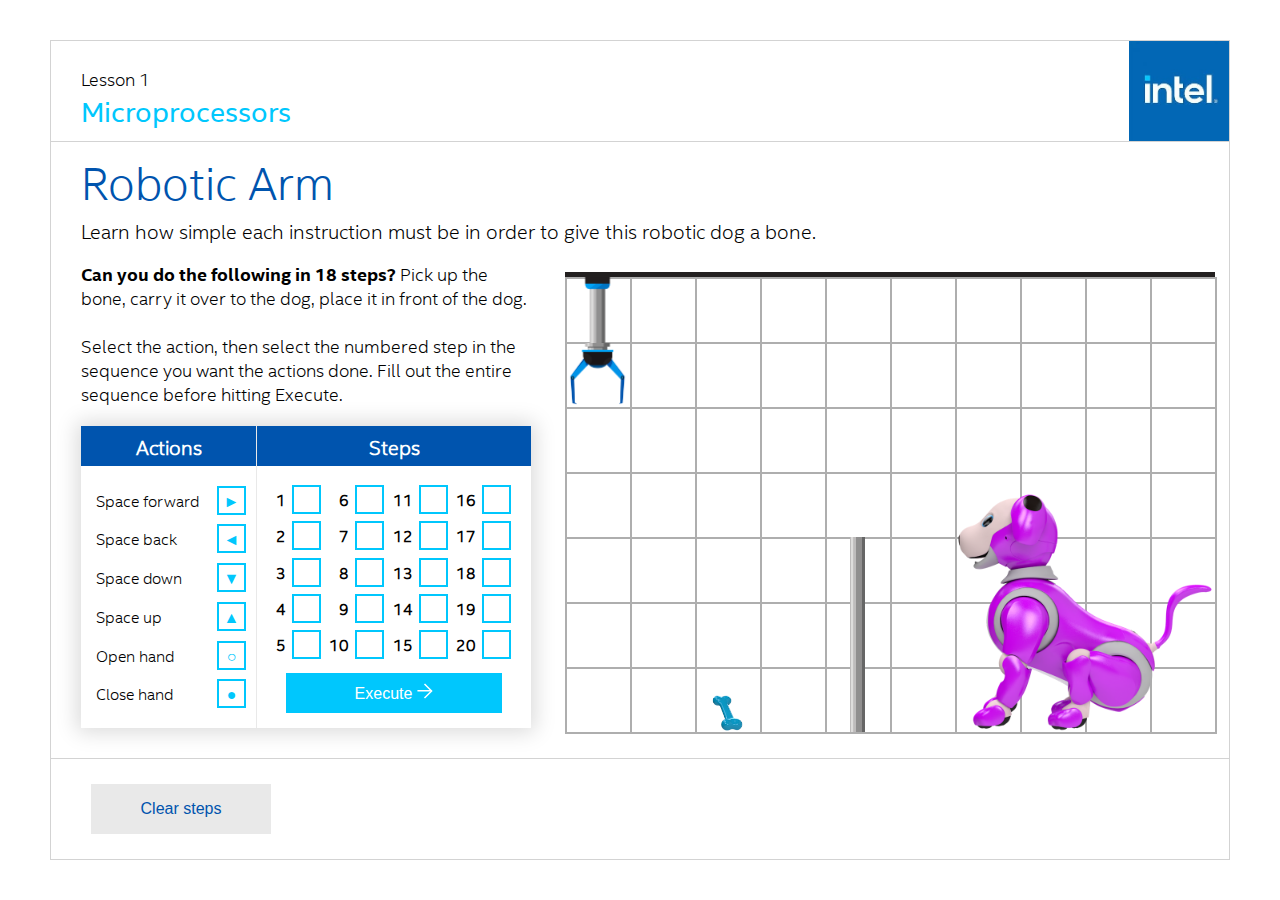
<file: lesson1-robotic-arm/Index.html>
<!doctype html>
<html lang="en-US">
<html>
	
	<head>
		
		<meta charset="utf-8">
		<title>Lesson 1 | Microprocessors</title>
		
		<meta name="viewport" content="width=device-width,initial-scale=1,user-scalable=no,shrink-to-fit=no,minimal-ui"/>

        <link rel="stylesheet" href="./css/index.css">

        <link rel="stylesheet" href="./css/lesson1.css">
        <script type="text/javascript" src="./js/lesson1.js"></script>

    </head>

    <body>

        <overlay id="overlay">

            <box id="congratulations">
                <spark>
                    <img src="./img/modal-sparks-green.png">
                </spark>
                <bar>
                    <close onclick="set_close();"><img src="./img/menu_exit_button.svg"></close>
                </bar>
                <header>
                    Congratulations! 
                    <img src="./img/dog-angled-pose-1-half-alpha.png">
                </header>
                <message>
                    You successfully gave the robotic dog a bone!
                    <button onclick="set_reset();">Try it again <img src="./img/arrow-white-right.svg"></button>
                </message>
            </box>

            <box id="try_again">
                <spark>
                    <img src="./img/modal-sparks-orange.png">
                </spark>
                <bar>
                    <close onclick="set_close();"><img src="./img/menu_exit_button.svg"></close>
                </bar>
                <header>
                    Try again!  
                </header>
                <message>
                    Hmm, something isn't quite right there. Do a little more<br/> experimenting, and then resubmit your answers.
                    <button onclick="set_reset();">Try it again <img src="./img/arrow-white-right.svg"></button>
                </message>
            </box>

        </overlay>

        <main>
            <header>

                <lesson>
                    <subject>
                        Lesson 1
                    </subject>
                    <discription>
                        Microprocessors
                    </discription>
                </lesson>
                <logo>
                    <img src="./img/intel_logo.jpg" />
                </logo>

            </header>

            <content>

                <information>
                    <header>
                        Robotic Arm
                    </header>
                    <discription>
                        Learn how simple each instruction must be in order to give this robotic dog a bone.
                    </discription>
                </information>
                
                <activity>

                    <controls>
                        <instructions>
                            <span>Can you do the following in 18 steps?</span>
                            Pick up the bone, carry it over to the dog, place it in front of the dog.<br><br>
                            Select the action, then select the numbered step in the sequence you want the actions done. Fill out the entire sequence before hitting Execute.
                        </instructions>
                        <box>
                            <steps>
                                <header onclick="set_try_again();">
                                    Actions
                                </header>
                                <interface>
                                    <step><label>Space forward</label><box id="action_box_1" onclick="set_action_focus(1);">►</box></step>
                                    <step><label>Space back</label><box id="action_box_2" onclick="set_action_focus(2);">◄</box></step>
                                    <step><label>Space down</label><box id="action_box_3" onclick="set_action_focus(3);">▼</box></step>
                                    <step><label>Space up</label><box id="action_box_4" onclick="set_action_focus(4);">▲</box></step>
                                    <step><label>Open hand</label><box id="action_box_5" onclick="set_action_focus(5);">○</box></step>
                                    <step><label>Close hand</label><box id="action_box_6" onclick="set_action_focus(6);">●</box></step>
                                </interface>
                            </steps>
                            <actions>
                                <header onclick="set_congratulations();">
                                    Steps
                                </header>
                                <interface>
                                    <top>
                                        <column>
                                            <step><label>1</label><box id="step_box_1" onclick="set_step_focus(1);" ></box></step>
                                            <step><label>2</label><box id="step_box_2" onclick="set_step_focus(2);" ></box></step>
                                            <step><label>3</label><box id="step_box_3" onclick="set_step_focus(3);" ></box></step>
                                            <step><label>4</label><box id="step_box_4" onclick="set_step_focus(4);" ></box></step>
                                            <step><label>5</label><box id="step_box_5" onclick="set_step_focus(5);" ></box></step>
                                        </column>
                                        <column>
                                            <step><label>6</label><box id="step_box_6" onclick="set_step_focus(6);" ></box></step>
                                            <step><label>7</label><box id="step_box_7" onclick="set_step_focus(7);" ></box></step>
                                            <step><label>8</label><box id="step_box_8" onclick="set_step_focus(8);" ></box></step>
                                            <step><label>9</label><box id="step_box_9" onclick="set_step_focus(9);" ></box></step>
                                            <step><label>10</label><box id="step_box_10" onclick="set_step_focus(10);" ></box></step>
                                        </column>
                                        <column>
                                            <step><label>11</label><box id="step_box_11" onclick="set_step_focus(11);" ></box></step>
                                            <step><label>12</label><box id="step_box_12" onclick="set_step_focus(12);" ></box></step>
                                            <step><label>13</label><box id="step_box_13" onclick="set_step_focus(13);" ></box></step>
                                            <step><label>14</label><box id="step_box_14" onclick="set_step_focus(14);" ></box></step>
                                            <step><label>15</label><box id="step_box_15" onclick="set_step_focus(15);" ></box></step>
                                        </column>
                                        <column>
                                            <step><label>16</label><box id="step_box_16" onclick="set_step_focus(16);" ></box></step>
                                            <step><label>17</label><box id="step_box_17" onclick="set_step_focus(17);" ></box></step>
                                            <step><label>18</label><box id="step_box_18" onclick="set_step_focus(18);" ></box></step>
                                            <step><label>19</label><box id="step_box_19" onclick="set_step_focus(19);" ></box></step>
                                            <step><label>20</label><box id="step_box_20" onclick="set_step_focus(20);" ></box></step>
                                        </column>
                                    </top>
                                    <bottom>
                                        <button id="execute_button" onclick="set_execute();">Execute<img src="./img/arrow-white-right.svg"></button>
                                    </bottom>
                                </interface>
                            </actions>
                        </box>
                    </controls>

                    <grid>
                        <container>
                            <background>
                                <box></box><box></box><box></box><box></box><box></box><box></box><box></box><box></box><box></box><box></box>
                                <box></box><box></box><box></box><box></box><box></box><box></box><box></box><box></box><box></box><box></box>
                                <box></box><box></box><box></box><box></box><box></box><box></box><box></box><box></box><box></box><box></box>
                                <box></box><box></box><box></box><box></box><box></box><box></box><box></box><box></box><box></box><box></box>
                                <box></box><box></box><box></box><box></box><box></box><box></box><box></box><box></box><box></box><box></box>
                                <box></box><box></box><box></box><box></box><box></box><box></box><box></box><box></box><box></box><box></box>
                                <box></box><box></box><box></box><box></box><box></box><box></box><box></box><box></box><box></box><box></box>
                            </background>
                            <bone>
                                <img id="bone" class="nonflexable bone_start" src="./img/bone-side-pose.png">
                            </bone>
                            <pole>
                                <img class="nonflexable" src="./img/robotic-hand-classic-blue-robot-tubing.png">
                            </pole>
                            <dog>
                                <img id="robot_dog" class="nonflexable" src="./img/dog-side-pose-1.png">
                            </dog>
                            <arm id="robot_arm">
                                <img class="nonflexable" src="./img/robotic-hand-classic-blue-top-of-robot.png">
                                <img id="robot_arm_bar" class="flexable" src="./img/robotic-hand-classic-blue-robot-tubing.png">
                                <img id="robot_arm_hand" class="nonflexable" src="./img/robotic-hand-classic-blue-arm-1.png">
                            </arm>
                        </container>
                    </grid>

                </activity>

            </content>

            <footer>
                <button onclick="set_clear_step();">Clear steps</button>
            </footer>
            
        </main>

    </body>

</html>
</file>
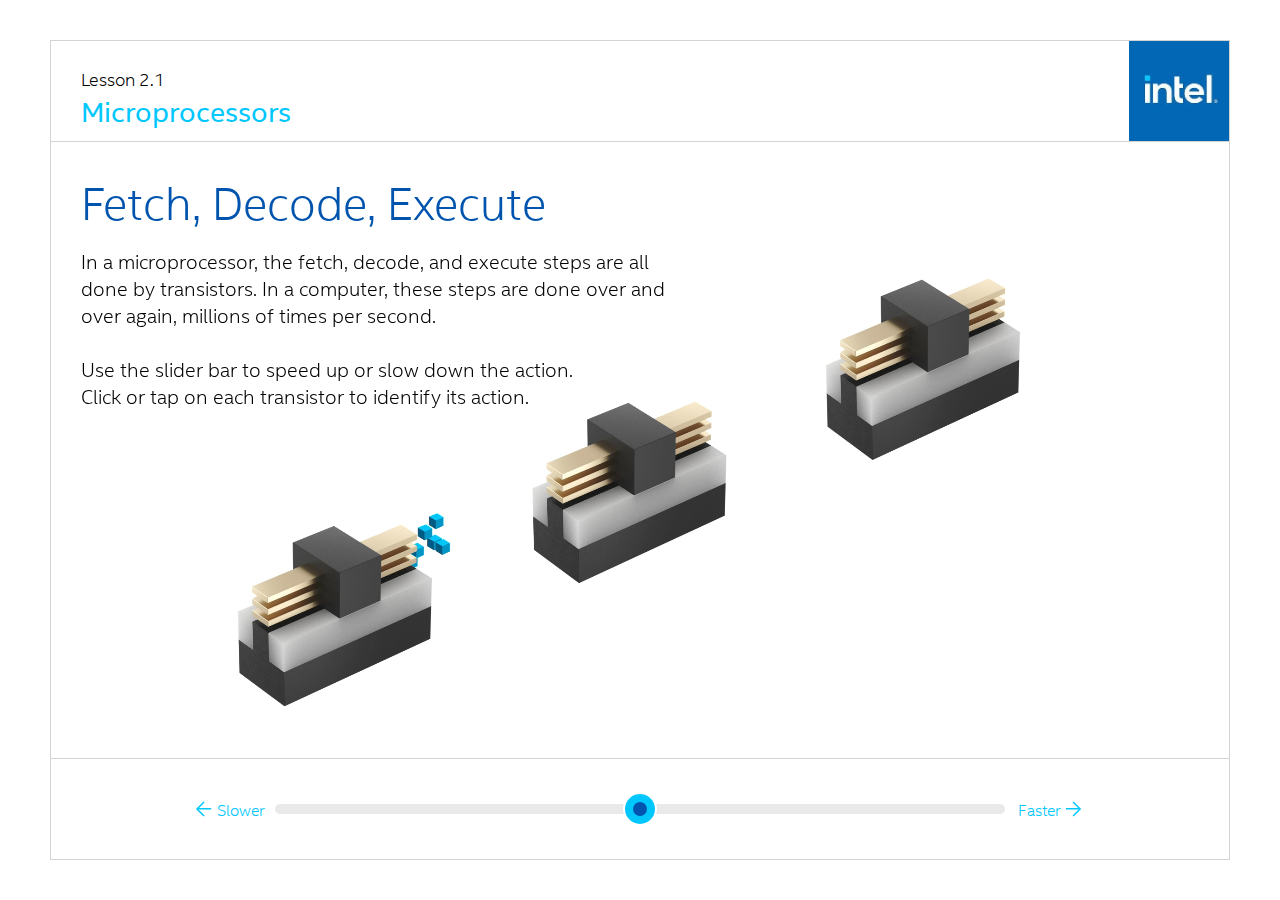
<file: lesson2_1-fetch-decode-execute/Index.html>
<!doctype html>
<html lang="en-US">
<html>
	
	<head>
		
		<meta charset="utf-8">
		<title>Lesson 2.1 | Microprocessors</title>
		
		<meta name="viewport" content="width=device-width,initial-scale=1,user-scalable=no,shrink-to-fit=no,minimal-ui"/>

        <link rel="stylesheet" href="./css/index.css">

        <link rel="stylesheet" href="./css/lesson2_1.css">
        <script type="text/javascript" src="./js/lesson2_1.js"></script>

    </head>

    <body>

        <main>

            <header>

                <lesson>
                    <subject>
                        Lesson 2.1
                    </subject>
                    <discription>
                        Microprocessors
                    </discription>
                </lesson>
                <logo>
                    <img src="./img/intel_logo.jpg" />
                </logo>

            </header>

            <content>

                <information>
                    <header>
                        Fetch, Decode, Execute
                    </header>
                    <content>
                        <discription>
                            <p>In a microprocessor, the fetch, decode, and execute steps are all done by transistors. In a computer, these steps are done over and over again, millions of times per second.</p><br/>
                            <p>Use the slider bar to speed up or slow down the action. <br>Click or tap on each transistor to identify its action.</p>
                        </discription>
                    </content>
                </information>

                <activity>
                    <graphic>
                        <video id="video_intro" autoplay muted>
                            <source src="./mp4/Intro-Animation.mp4" type="video/mp4">
                            <p>Your browser doesn't support HTML5 video. Here is a <a href="./mp4/18243-1-Lesson-2.1-Loop-Animation-v0.1.mp4">link to the video</a> instead.</p>
                        </video>
                        <video id="video_main" loop muted>
                            <source src="./mp4/Loop-Animation.mp4" type="video/mp4">
                            <p>Your browser doesn't support HTML5 video. Here is a <a href="./mp4/18243-1-Lesson-2.1-Loop-Animation-v0.1.mp4">link to the video</a> instead.</p>
                        </video>
                        <infobox id="fetch" onclick="showbox('fetch');"><graphic class="hide">Fetch</graphic></infobox>
                        <infobox id="decode" onclick="showbox('decode');"><graphic class="hide">Decode</graphic></infobox>
                        <infobox id="execute" onclick="showbox('execute');"><graphic class="hide">Execute</graphic></infobox>
                    </graphic>
                </activity>

            </content>

            <footer>
                <slider>
                    <speed onclick="set_slower();"><img src="./img/arrow-blue-left.svg"> Slower</speed>
                    <nav>
                        <left></left>
                        <marker id="marker_1" class="slider-nav-marker-left marker_not_selected" onclick="set_marker(1);"><selected><dot></dot></selected></marker>
                        <marker id="marker_2" class="marker_not_selected" onclick="set_marker(2);"><selected><dot></dot></selected></marker>
                        <marker id="marker_3" class="marker_selected" onclick="set_marker(3);"><selected><dot></dot></selected></marker>
                        <marker id="marker_4" class="marker_not_selected" onclick="set_marker(4);"><selected><dot></dot></selected></marker>
                        <marker id="marker_5" class="slider-nav-marker-right marker_not_selected" onclick="set_marker(5);"><selected><dot></dot></selected></marker>
                        <right></right>
                    </nav>
                    <speed onclick="set_faster();">Faster <img src="./img/arrow-blue-right.svg"></speed>
                </slider>
            </footer>
        </main>

        <script>
            onLoad();
        </script>

    </body>

</html>
</file>
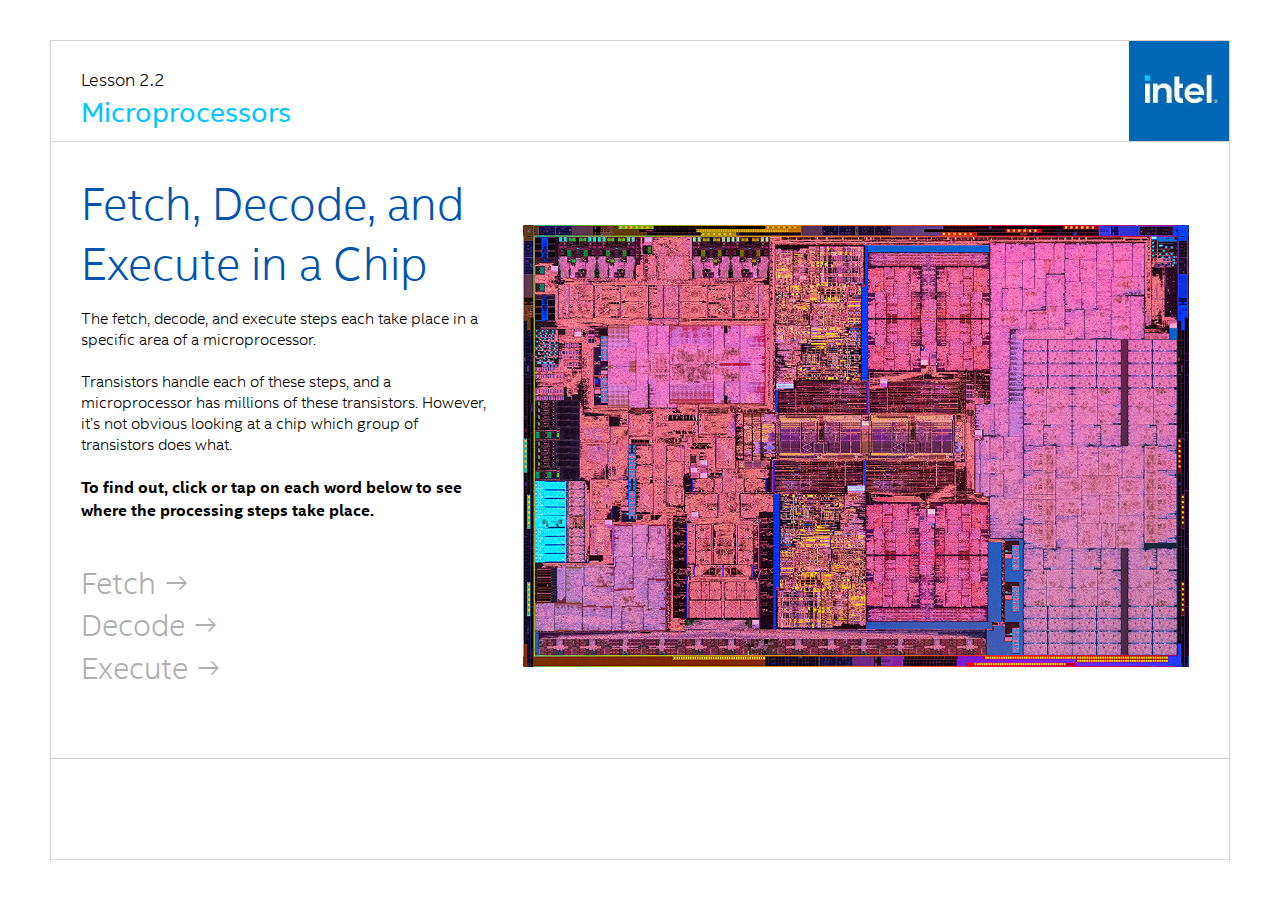
<file: lesson2_2-fetch-decode-and-execute/Index.html>
<!doctype html>
<html lang="en-US">
<html>
	
	<head>
		
		<meta charset="utf-8">
		<title>Lesson 2.2 | Microprocessors</title>
		
		<meta name="viewport" content="width=device-width,initial-scale=1,user-scalable=no,shrink-to-fit=no,minimal-ui"/>

        <link rel="stylesheet" href="./css/index.css">

        <link rel="stylesheet" href="./css/lesson2_2.css">
        <script type="text/javascript" src="./js/lesson2_2.js"></script>

    </head>

    <body>

        <main>
            <header>

                <lesson>
                    <subject>
                        Lesson 2.2
                    </subject>
                    <discription>
                        Microprocessors
                    </discription>
                </lesson>
                <logo>
                    <img src="./img/intel_logo.jpg" />
                </logo>

            </header>
            <content>

                <information>
                    <header>
                        Fetch, Decode, and Execute in a Chip
                    </header>
                    <content>
                        <discription>
                            <p>The fetch, decode, and execute steps each take place in a specific area of a microprocessor.</p><br/>
                            <p>Transistors handle each of these steps, and a microprocessor has millions of these transistors. However, it&#8217s not obvious looking at a chip which group of transistors does what.</p><br/>
                            <p class="bold-font">To find out, click or tap on each word below to see where the processing steps take place.</p>
                        </discription>
                        <options>
                            <button_option><button_link id="button_fetch" onclick="set_view('fetch');">Fetch →</button_option></button_option>
                            <button_option><button_link id="button_decode" onclick="set_view('decode');">Decode →</button_link></button_option>
                            <button_option><button_link id="button_execute" onclick="set_view('execute');">Execute →</button_link></button_option>
                        </options>
                    </content>
                </information>
                
                <activity>
                    <overlay class="border_blink" onclick="close_up();">
                        
                    </overlay>
                    <graphic>
                        <img id="img_activity" src="./img/wafer-mid.jpg"/>
                        <fetch id="graphic_fetch">Fetch</fetch>
                        <decode id="graphic_decode">Decode</decode>
                        <execute id="graphic_execute">Execute</decode>
                    </graphic>
                </activity>

            </content>
            <footer>
            </footer>
        </main>

    </body>

</html>
</file>
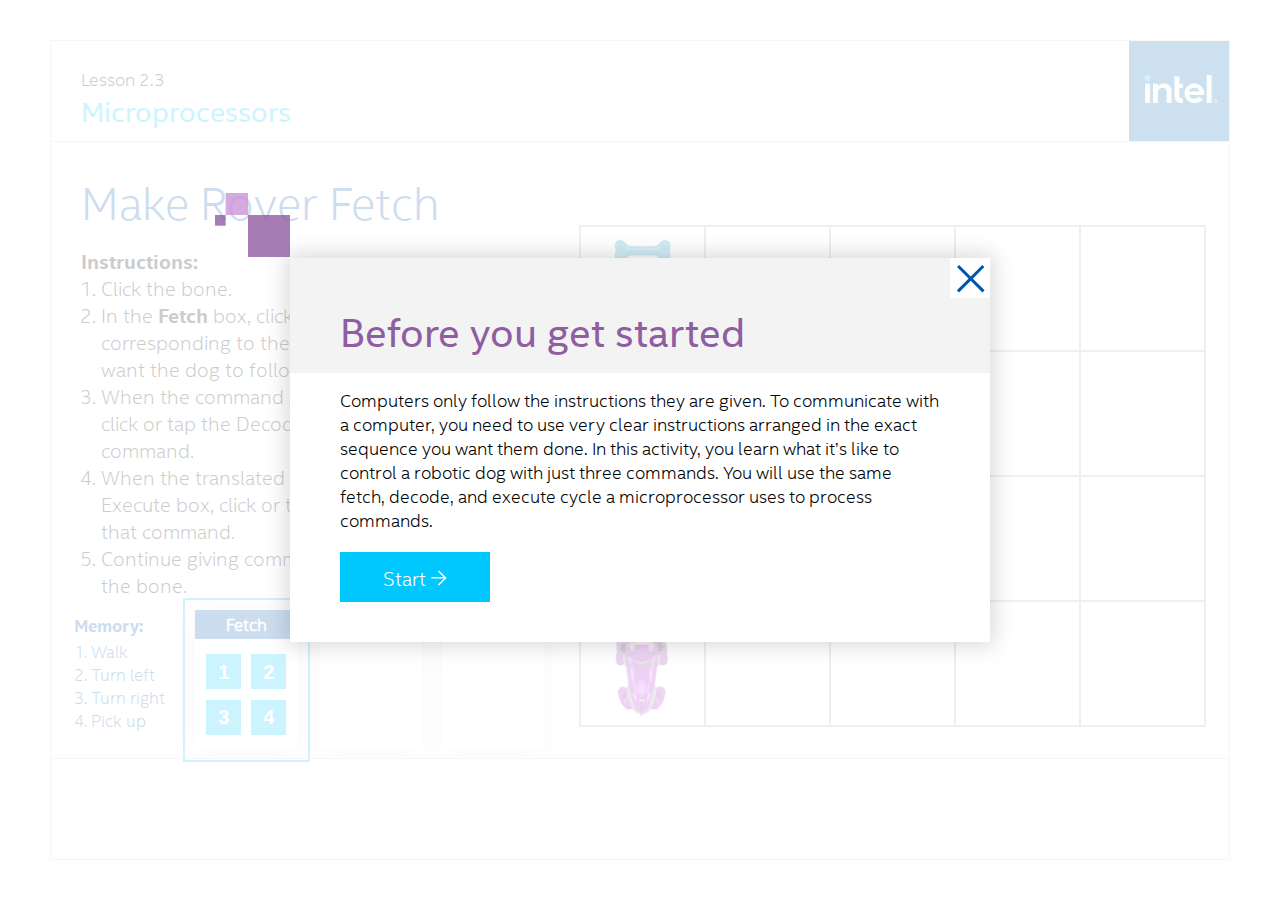
<file: lesson2_3-make-rover-fetch/Index.html>
<!doctype html>
<html lang="en-US">
<html>

	<head>

		<meta charset="utf-8">
		<title>Lesson 2.3 | Microprocessors</title>

		<meta name="viewport" content="width=device-width,initial-scale=1,user-scalable=no,shrink-to-fit=no,minimal-ui"/>

        <link rel="stylesheet" href="./css/index.css">

        <link rel="stylesheet" href="./css/lesson2_3.css">
        <script type="text/javascript" src="./js/lesson2_3.js"></script>

    </head>

    <body>

        <overlay id="overlay">

            <box id="before_start">
                <spark>
                    <img src="./img/modal-sparks-purple.png">
                </spark>
                <bar>
                    <close onclick="start_button();"><img src="./img/menu_exit_button.svg"></close>
                </bar>
                <header>
                    Before you get started 
                </header>
                <message>
                    Computers only follow the instructions they are given. To communicate with a computer, you need to use very clear instructions arranged in the exact sequence you want them done. In this activity, you learn what it&#8217s like to control a robotic dog with just three commands. You will use the same fetch, decode, and execute cycle a microprocessor uses to process commands. 
                    <button onclick="start_button();">Start <img src="./img/arrow-white-right.svg"></button>
                </message>
            </box>

            <box id="congratulations">
                <spark>
                    <img src="./img/modal-sparks-green.png">
                </spark>
                <bar>
                    <close onclick="start_button();"><img src="./img/menu_exit_button.svg"></close>
                </bar>
                <header>
                    Congratulations! 
                    <img src="./img/dog-angled-pose-1-half-alpha.png">
                </header>
                <message>
                    You successfully gave the robotic dog a bone!
                    <button onclick="start_button();">Try it again <img src="./img/arrow-white-right.svg"></button>
                </message>
            </box>

        </overlay>

        <main>

            <header>

                <lesson>
                    <subject>
                        Lesson 2.3
                    </subject>
                    <discription>
                        Microprocessors
                    </discription>
                </lesson>
                <logo>
                    <img src="./img/intel_logo.jpg" />
                </logo>

            </header>

            <content>

                <information>
                    <header>
                        Make Rover Fetch
                    </header>
                    <content>
                        <discription>
                            <b class="bold-font">Instructions:</b>
                            <ol>
                                <li>Click the bone.</li>
                                <li>In the <b class="bold-font">Fetch</b> box, click or tap the number corresponding to the memory command that you want the dog to follow.</li>
                                <li>When the command appears in the <b class="bold-font">Decode</b> box, click or tap the Decode box to execute that command.</li>
                                <li>When the translated command appears in the Execute box, click or tap the <b class="bold-font">Execute</b> box to run that command.</li>
                                <li>Continue giving commands until the dog retrieves the bone.</li>
                            </ol>
                        </discription>
                        <controls>
                            <column>
                                <memory>
                                    <label>Memory:</label>
                                    <ol>
                                        <li>Walk</li>
                                        <li>Turn left</li>
                                        <li>Turn right</li>
                                        <li>Pick up</li>
                                    </ol>
                                </memory>
                            </column>
                            <column id="column_fetch" class="border_blink">
                                <box>
                                    <label>Fetch</label>
                                    <fetch>
                                        <button onclick="set_fetch(1);">1</button>
                                        <button onclick="set_fetch(2);">2</button>
                                        <button onclick="set_fetch(3);">3</button>
                                        <button onclick="set_fetch(4);">4</button>
                                    </fetch>
                                </box>
                            </column>
                            <column id="column_decode" onclick="set_decode();">
                                <box>
                                    <label>Decode</label>
                                    <decode id="box_decode"></decode>
                                </box>
                            </column>
                            <column id="column_execute" class="" onclick="set_execute();">
                                <box>
                                    <label>Execute</label>
                                    <execute id="box_execute"></execute>
                                </box>
                            </column>
                        </controls>
                    </content>
                </information>

                <activity>
                    <grid>
                        <container>
                            <background>
                                <box></box><box></box><box></box><box></box><box></box>
                                <box></box><box></box><box></box><box></box><box></box>
                                <box></box><box></box><box></box><box></box><box></box>
                                <box></box><box></box><box></box><box></box><box></box>
                            </background>
                            <bone>
                                <img id="bone" src="./img/bone.png">
                            </bone>
                            <dog>
                                <img id="dog" src="./img/dog-top-pose-1.png">
                            </dog>
                            <reset>
                                <img id="bone_reset" onclick="set_bone_random();" src="./img/bone_click.png">
                            </reset>
                        </container>
                    </grid>
                </activity>

            </content>

            <footer>
                <!-- <button id="back_button" onclick="set_dog_move_up();">Up</button>
                <button id="back_button" onclick="set_dog_move_down();">Down</button>
                <button id="back_button" onclick="set_dog_move_left();">Left</button>
                <button id="back_button" onclick="set_dog_move_right();">Right</button>
                <button id="back_button" onclick="set_dog_turn_left();">Turn Left</button>
                <button id="back_button" onclick="set_dog_turn_right();">Turn Right</button>
                <button id="back_button" onclick="set_dog_pick_up();">Pick Up</button> -->
            </footer>

            <script>
                // set_bone_random();
                set_dog_reset();
            </script>

        </main>

    </body>

</html>
</file>
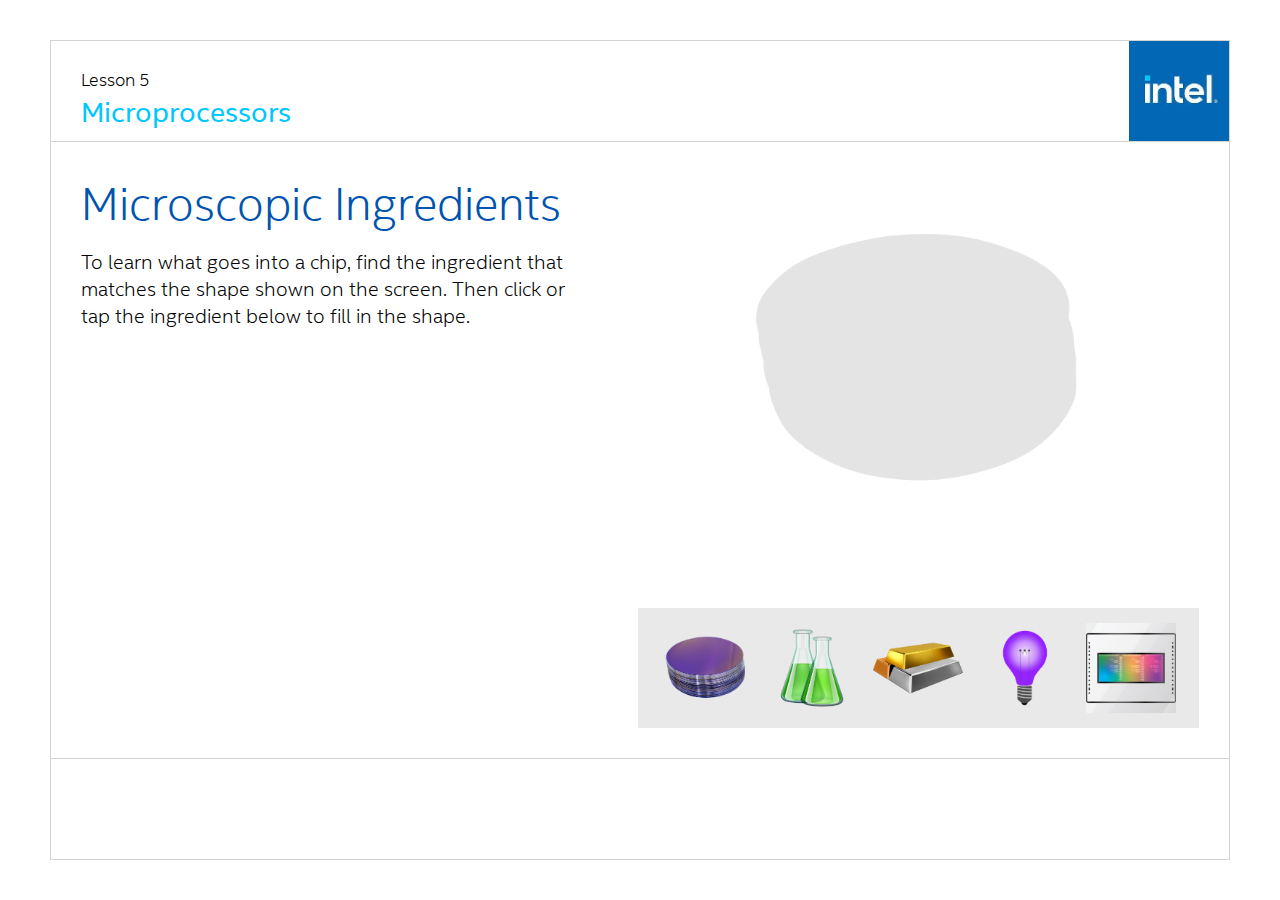
<file: lesson5-microscopic-ingredients/Index.html>
<!doctype html>
<html lang="en-US">
<html>
	
	<head>
		
		<meta charset="utf-8">
		<title>Lesson 5 | Microprocessors</title>
		
		<meta name="viewport" content="width=device-width,initial-scale=1,user-scalable=no,shrink-to-fit=no,minimal-ui"/>

        <link rel="stylesheet" href="./css/index.css">

        <link rel="stylesheet" href="./css/lesson5.css">
        <script type="text/javascript" src="./js/lesson5.js"></script>

    </head>

    <body>

        <overlay id="overlay">
            <box>
                <spark>
                    <img src="./img/modal-sparks-purple.png">
                </spark>
                <bar>
                    <close onclick="try_again_buttom();"><img src="./img/menu_exit_button.svg"></close>
                </bar>
                <header>
                    Congratulations! 
                </header>
                <message>
                    You&#8217ve successfully selected the ingredients of a microprocessor.
                    <button onclick="try_again_buttom();">Try it again <img src="./img/arrow-white-right.svg"></button>
                </message>
            </box>
        </overlay>

        <main>
            <header>

                <lesson>
                    <subject>
                        Lesson 5
                    </subject>
                    <discription>
                        Microprocessors
                    </discription>
                </lesson>
                <logo>
                    <img src="./img/intel_logo.jpg" />
                </logo>

            </header>
            <content>

                <information>
                    <header>
                        Microscopic Ingredients
                    </header>
                    <content>
                        <discription>
                            To learn what goes into a chip, find the ingredient that matches the shape shown on the screen. Then click or tap the ingredient below to fill in the shape.
                        </discription>
                        <box id="box">
                            <label id="box_label">
                            </label>
                            <message id="box_message">
                            </message>
                            <options>
                                <button onclick="ingredient_buttom();">Next <img src="./img/arrow-white-right.svg"></button>
                            </options>
                        </box>
                    </content>
                </information>
                
                <activity>
                    <graphic>
                        <img id="img_activity" class="graphic_img_silhouette" src="./img/silicon.png"/>
                    </graphic>
                    <elements>
                        <icon><img src="./img/silicon.png" onclick="ingredient(1);"/></icon>
                        <icon><img src="./img/chemicals-and-gases.png" onclick="ingredient(2);"/></icon>
                        <icon><img src="./img/metal-bars.png" onclick="ingredient(3);"/></icon>
                        <icon><img src="./img/lightbulb.png" onclick="ingredient(4);"/></icon>
                        <icon><img src="./img/chip-mask.png" onclick="ingredient(5);"/></icon>
                    </elements>
                </activity>

            </content>
            <footer>

            </footer>
        </main>

    </body>

</html>
</file>
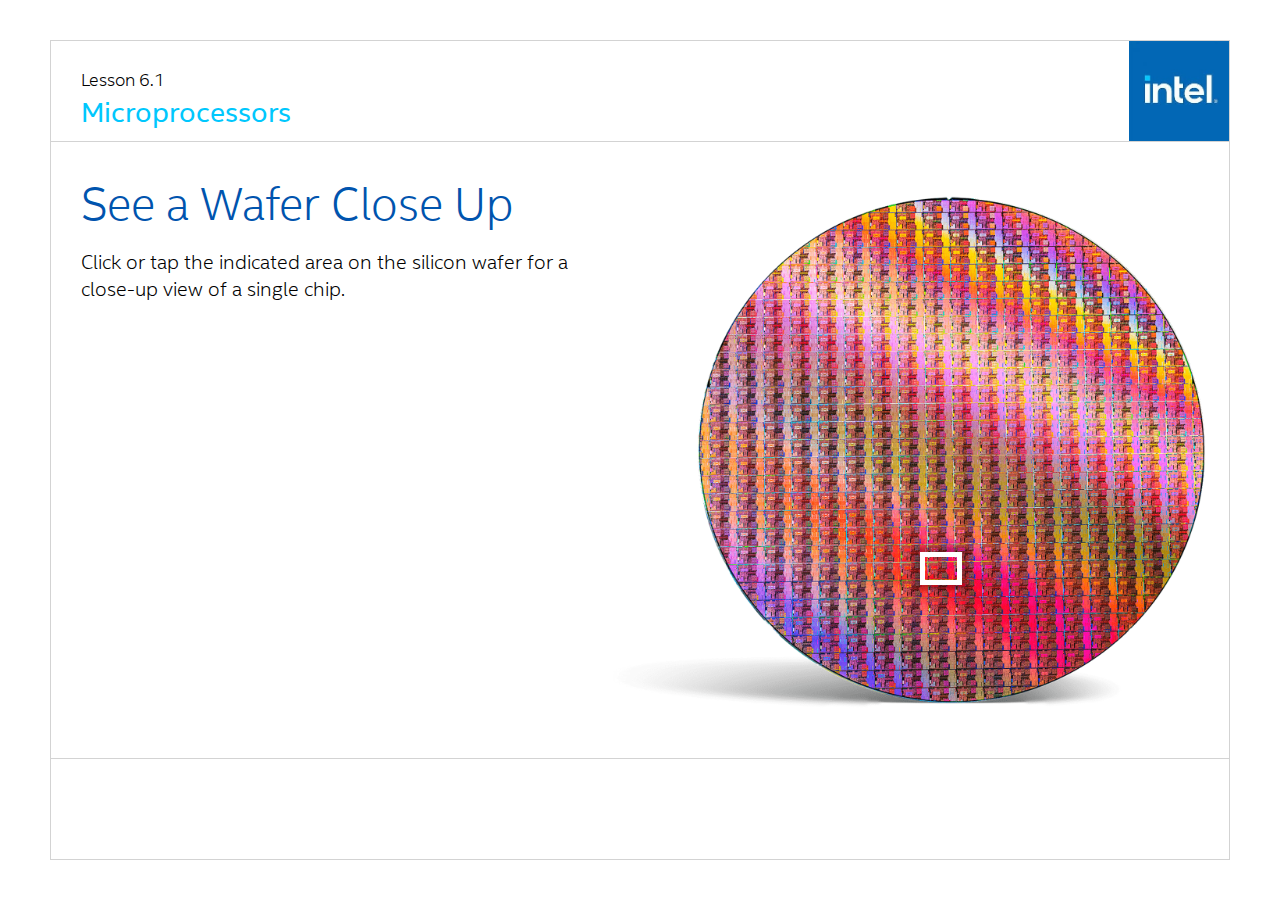
<file: lesson6_1-see-a-wafer/Index.html>
<!doctype html>
<html lang="en-US">
<html>
	
	<head>

		<meta charset="utf-8">
		<title>Lesson 6.1 | Microprocessors</title>

		<meta name="viewport" content="width=device-width,initial-scale=1,user-scalable=no,shrink-to-fit=no,minimal-ui"/>

        <link rel="stylesheet" href="./css/index.css">

        <link rel="stylesheet" href="./css/lesson6_1.css">
        <script type="text/javascript" src="./js/lesson6_1.js"></script>

    </head>

    <body>

        <main>
            <header>

                <lesson>
                    <subject>
                        Lesson 6.1
                    </subject>
                    <discription>
                        Microprocessors
                    </discription>
                </lesson>
                <logo>
                    <img src="./img/intel_logo.jpg" />
                </logo>

            </header>
            <content id="step_1">

                <information>
                    <header>
                        See a Wafer Close Up 
                    </header>
                    <content>
                        <discription>
                            Click or tap the indicated area on the silicon wafer for a close-up view of a single chip.
                        </discription>
                    </content>
                </information>
                
                <activity>
                    <graphic>
                        <overlay class="border_blink" onclick="close_up();"></overlay>
                        <img id="img_activity" src="./img/wafer.png"/>
                    </graphic>
                </activity>

            </content>
            <content id="step_2">

                <information>
                    <content>
                        <discription>
                            Click or tap the chip to return to the silicon wafer.
                        </discription>
                    </content>
                </information>
                
                <activity>
                    <graphic>
                        <img id="img_activity" src="./img/close-wafer.jpg" onclick="back_button();"/>
                    </graphic>
                </activity>

            </content>
            <footer>
            </footer>
        </main>

    </body>

</html>
</file>
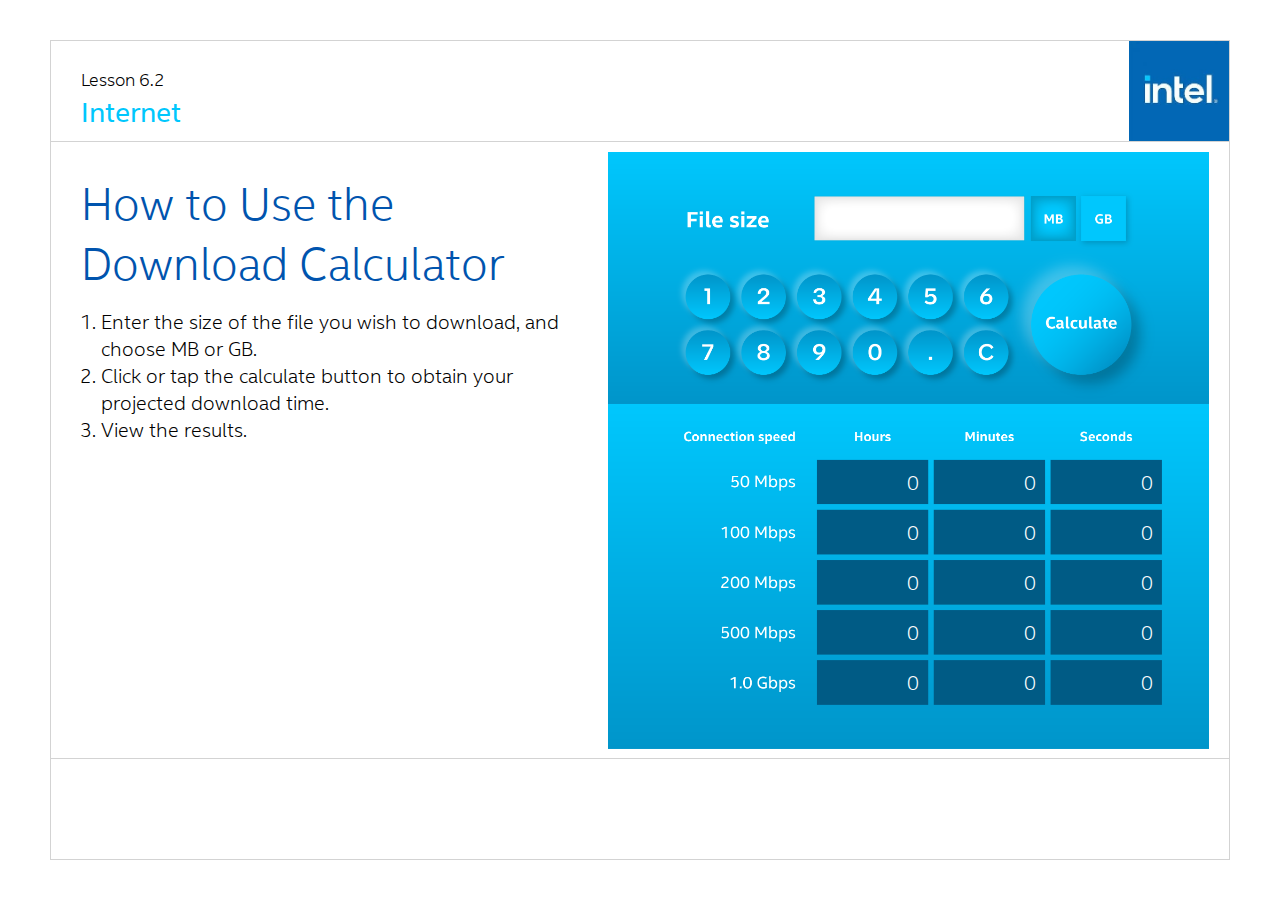
<file: lesson6_2-the-internet-calculator/Index.html>
<!doctype html>
<html lang="en-US">
<html>
	
	<head>

		<meta charset="utf-8">
		<title>Lesson 6.2 | Internet</title>

		<meta name="viewport" content="width=device-width,initial-scale=1,user-scalable=no,shrink-to-fit=no,minimal-ui"/>

        <link rel="stylesheet" href="./css/index.css">

        <link rel="stylesheet" href="./css/lesson6_2.css">
        <script type="text/javascript" src="./js/lesson6_2.js"></script>

    </head>

    <body>

        <main>
            <header>

                <lesson>
                    <subject>
                        Lesson 6.2
                    </subject>
                    <discription>
                        Internet
                    </discription>
                </lesson>
                <logo>
                    <img src="./img/intel_logo.jpg" />
                </logo>

            </header>

            <content>

                <information>
                    <header>
                        How to Use the Download Calculator 
                    </header>
                    <content>
                        <discription>
                            <ol>
                                <li>Enter the size of the file you wish to download, and choose MB or GB.</li>
                                <li>Click or tap the calculate button to obtain your projected download time.</li>
                                <li>View the results.</li>
                            </ol>
                        </discription>
                    </content>
                </information>
                
                <activity>
                    <graphic>
                        <file-size-numbers class="filesize"></file-size-numbers>
                        <file-size-mb onclick="set_mb()"></file-size-mb>
                        <file-size-gb onclick="set_gb()"></file-size-gb>
                        <file-size-num1 onclick="set_number(1)"></file-size-num1>
                        <file-size-num2 onclick="set_number(2)"></file-size-num2>
                        <file-size-num3 onclick="set_number(3)"></file-size-num3>
                        <file-size-num4 onclick="set_number(4)"></file-size-num4>
                        <file-size-num5 onclick="set_number(5)"></file-size-num5>
                        <file-size-num6 onclick="set_number(6)"></file-size-num6>
                        <file-size-num7 onclick="set_number(7)"></file-size-num7>
                        <file-size-num8 onclick="set_number(8)"></file-size-num8>
                        <file-size-num9 onclick="set_number(9)"></file-size-num9>
                        <file-size-num0 onclick="set_number(0)"></file-size-num0>
                        <file-size-num-dot onclick="set_number('.')"></file-size-num-dot>
                        <file-size-num-clear onclick="set_clear()"></file-size-num-clear>
                        <file-size-calculate onclick="set_calc()"></file-size-calculate>
                        <speed-50mb-hour class="speed">0</speed-50mb-hour>
                        <speed-50mb-minute class="speed">0</speed-50mb-minute>
                        <speed-50mb-second class="speed">0</speed-50mb-second>
                        <speed-100mb-hour class="speed">0</speed-100mb-hour>
                        <speed-100mb-minute class="speed">0</speed-100mb-minute>
                        <speed-100mb-second class="speed">0</speed-100mb-second>
                        <speed-200mb-hour class="speed">0</speed-200mb-hour>
                        <speed-200mb-minute class="speed">0</speed-200mb-minute>
                        <speed-200mb-second class="speed">0</speed-200mb-second>
                        <speed-500mb-hour class="speed">0</speed-500mb-hour>
                        <speed-500mb-minute class="speed">0</speed-500mb-minute>
                        <speed-500mb-second class="speed">0</speed-500mb-second>
                        <speed-1gb-hour class="speed">0</speed-1gb-hour>
                        <speed-1gb-minute class="speed">0</speed-1gb-minute>
                        <speed-1gb-second class="speed">0</speed-1gb-second>
                        <img id="img_activity" src="./img/intenet-download-calculator-mb.png"/>
                    </graphic>
                </activity>

            </content>

            <footer>
                
            </footer>

        </main>

    </body>

</html>
</file>
<file: lesson1-robotic-arm/css/index.css>
@font-face {
    font-family: IntelClear-Regular;
    src: url(../ttf/IntelClear-Regular.ttf);
}
@font-face {
    font-family: IntelClear-Light;
    src: url(../ttf/IntelClear-Light.ttf);
}
@font-face {
    font-family: IntelClear-Bold;
    src: url(../ttf/IntelClear-Bold.ttf);
}

b {
    font-family: IntelClear-Bold;
}

* {
    margin: 0px;
    padding: 0px;
}

html, body {
    height: 100%;
    width: 100%;

    font-family: IntelClear-Light, Arial, Helvetica, sans-serif;

    user-select: none;

    display: flex;
    align-items: center;
    align-content: center;
}

html > body > main {
    max-width: 1180px;
    max-height: 820px;
    min-width: 1180px;
    min-height: 820px;

    margin: auto;

    display: flex;
    flex-direction: column;
}

html > body > main > header,
html > body > main > footer {
    flex: 0;

    min-height: 100px;
    max-height: 100px;

    border: 1px solid lightgrey;

    display: flex;
    flex-direction: row;
}

html > body > main > content {
    flex: 1;

    min-height: 615px;

    border-left: 1px solid lightgray;
    border-right: 1px solid lightgray;

    display: flex;
    flex-direction: row;
}

html > body > main > header > lesson {
    flex: 1;
    display: flex;
    flex-direction: column;
}

html > body > main > header > logo {
    flex: 1;
    max-width: 100px;
    max-height: 100px;
    display: flex;
    flex-direction: column;
}

html > body > main > header > logo > img {
    max-width: 100px;
    max-height: 100px;
}

html > body > main > header > lesson > subject,
html > body > main > header > lesson > discription {
    flex: 1;
    display: flex;
    padding-left: 30px;
}

html > body > main > header > lesson > subject {
    font-size: 18px;
    font-style: normal;
    font-weight: 300;

    align-items: flex-end;
}

html > body > main > header > lesson > discription {
    font-size: 28px;
    font-family: IntelClear-Regular;
    font-style: normal;
    font-weight: 400;

    color: #00C7FD;
    align-items: flex-start;
}
</file>
<file: lesson1-robotic-arm/css/lesson1.css>
/* LESSON 1 CSS */
html > body > main > content {
    flex-direction: column;
}

html > body > main > content > information {
    flex: 0;
    padding: 10px 30px 5px 30px;

    display: flex;
    flex-direction: column;
}

html > body > main > content > activity {
    flex: 1;
}

html > body > main > content > information > header {
    font-size: 46px;
    font-style: normal;
    font-weight: 400;
    color: #0054AE;
}

html > body > main > content > information > discription {
    flex: 0;
    margin-top: 5px;

    font-size: 20px;
}


html > body > main > content > activity {
    flex: 1;
    display: flex;
    flex-direction: row;
    padding-top: 13px;
}

html > body > main > content > activity > controls {
    flex: 1;
    padding: 0px 20px 30px 30px;

    min-width: 450px;
    max-width: 450px;

    display: flex;
    flex-direction: column;
}

html > body > main > content > activity > controls > instructions {
    flex: 0;

    font-size: 18px;
}

html > body > main > content > activity > controls > instructions > span {
    font-family: IntelClear-Bold;
}

html > body > main > content > activity > controls > instructions > p {
    margin-top: 5px;
}

html > body > main > content > activity > controls > box {
    flex: 1;
    margin-top: 20px;

    box-shadow: 0px 0px 20px 4px rgba(0, 0, 0, 0.15);

    display: flex;
}

html > body > main > content > activity > controls > box > steps {
    flex: 1;
    max-width: 175px;

    display: flex;
    flex-direction: column;
}

html > body > main > content > activity > controls > box > actions {
    flex: 1;

    border-left: 1px solid #E9E9E9;

    display: flex;
    flex-direction: column;
}

html > body > main > content > activity > controls > box > steps > header,
html > body > main > content > activity > controls > box > actions > header {
    flex: 0;

    min-height: 40px;
    max-height: 40px;

    background-color: #0054AE;
    color: white;
    font-size: 20px;
    font-weight: bolder;

    display: flex;
    justify-content: center;
    align-items: center;
}

html > body > main > content > activity > controls > box > steps > interface,
html > body > main > content > activity > controls > box > actions > interface {
    flex: 1;
    padding: 15px 0px 15px 0px;

    display: flex;
    flex-direction: column;
    justify-content: center;
}

html > body > main > content > activity > controls > box > steps > interface > step {
    flex: 1;
    
    padding-left: 15px;
    padding-right: 10px;

    display: flex;
    align-items: center;
}

html > body > main > content > activity > controls > box > steps > interface > step > label {
    flex: 1;    
}

html > body > main > content > activity > controls > box > steps > interface > step > box {
    flex: 0;
    min-width: 25px;
    min-height: 25px;

    border: 2px solid #00C7FD;
    color: #00C7FD;

    cursor: pointer;

    display: flex;
    justify-content: center;
    align-items: center;
}

html > body > main > content > activity > controls > box > actions > interface > top {
    flex: 1;
    padding-right: 20px;

    display: flex;
}

html > body > main > content > activity > controls > box > actions > interface > bottom {
    flex: 0;

    display: flex;
    align-items: center;
    justify-content: center;
}

html > body > main > content > activity > controls > box > actions > interface > bottom > button {
    margin: 10px 0px 0px 0px;
    width: 216px;
    height: 40px;

    color: white;
    background-color: #00C7FD;
    font-size: 16px;
    border: 0px;
    cursor: pointer;
}


html > body > main > content > activity > controls > box > actions > interface > bottom > button > img {
    padding-left: 5px;
}


html > body > main > content > activity > controls > box > actions > interface > top column {
    flex: 1;

    display: flex;
    flex-direction: column;
}

html > body > main > content > activity > controls > box > actions > interface > top column > step {
    flex: 1;

    display: flex;
    flex-direction: row;
    align-items: center;
}

html > body > main > content > activity > controls > box > actions > interface > top column > step > label {
    flex: 1;
    padding-right: 6px;

    font-weight: bold;

    display: flex;
    justify-content: flex-end;
    -webkit-justify-content: flex-end;
    align-items: center;
    -webkit-align-items: center;
}

html > body > main > content > activity > controls > box > actions > interface > top column > step > box {
    flex: 0;
    min-width: 25px;
    min-height: 25px;
    max-width: 25px;
    max-height: 25px;

    color: #00C7FD;
    border: 2px solid #00C7FD;

    cursor: pointer;

    display: flex;
    justify-content: center;
    align-items: center;
}


html > body > main > content > activity > grid {
    flex: 1;
    padding-top: 10px;

    display: flex;
    align-items: flex-start;
    justify-content: center;
}

html > body > main > content > activity > grid > container {
    min-height: 450px;
    min-width: 650px;

    border-top: 5px solid #221F1F;
}

html > body > main > content > activity > grid > container > background {
    position: absolute;
    border: 1px solid  #AEAEAE;

    display: grid;

    grid-template-columns: repeat(10, 65px);
    grid-template-rows: repeat(7, 65px);
}

html > body > main > content > activity > grid > container > background box {
    border: 1px solid  #AEAEAE;
}

html > body > main > content > activity > grid > container > bone,
html > body > main > content > activity > grid > container > dog,
html > body > main > content > activity > grid > container > pole {
    position: absolute;

    display: grid;
    grid-template-columns: repeat(10, 65px);
    grid-template-rows: repeat(7, 65px);
}

html > body > main > content > activity > grid > container > arm {
    position: relative;
    width: 65px;

    display: flex;
    flex-direction: column;
}

.nonflexable {
    flex: 1;
    width: 65px;
    height: 65px;
}
.flexable {
    flex: 2;
    width: 65px;
    min-height: 1px;
    max-height: 1px;
}

.bone_start {
    grid-area: 7 / 3;
}

.bone_end {
    grid-area: 7 / 6;
}

html > body > main > content > activity > grid > container > pole > img {
    grid-area: 5 / 5;
    min-height: 195px;
}

html > body > main > content > activity > grid > container > dog > img {
    grid-area: 4 / 7;
    min-height: 260px;
    min-width: 260px;
}

html > body > main > footer {
    display: flex;
    align-items: center;
}

html > body > main > footer > button {
    margin-left: 40px;
    width: 180px;
    height: 50px;

    color: #0054AE;
    background-color: #E9E9E9;
    font-size: 16px;
    border: 0px;
    cursor: pointer;
}

/* BUTTON BLINK */
@-webkit-keyframes borderBlink {    
    from, to {    
        border-color: #0054AE    
    }    
    50% {    
        border-color: #E96115   
    }    
}

@keyframes borderBlink {    
    from, to {    
        border-color: #0054AE     
    }    
    50% {    
        border-color: #E96115   
    }    
}

.border_blink{    
    border:2px solid #00C7FD;;
    -webkit-animation: borderBlink 1s step-end infinite;    
    animation: borderBlink 1s step-end infinite;   
}


/* OVERLAY MENU */
html > body > overlay {
    z-index: 10;
    position: absolute;
    width: 100vw;
    height: 100vh;

    background-color: hsl(0, 0%, 100%,0.8);

    display: none;
    justify-content: center;
    align-items: center;
}

html > body > overlay > box {
    min-width: 700px;
    min-height: 250px;
    margin: auto;

    background-color: white;
    box-shadow: 0px 0px 20px 4px rgba(0, 0, 0, 0.15);

    display: flex;
    flex-direction: column;
}


/* spark graphic */
html > body > overlay > box > spark {
    position: relative; 
}

html > body > overlay > box > spark > img {
    position: absolute; 
    left: -75px;
    top: -65px;

    width: 75px;
    height: auto;
}


html > body > overlay > box > header {
    flex: 0;
    min-height: 60px;
    max-height: 60px;
    background-color: #F3F3F3;
    padding-left: 50px;
    padding-bottom: 15px;

    font-size: 40px;
    font-family: IntelClear-Regular;
    font-style: normal;
    font-weight: 400;

    display: flex;
    align-items: flex-end;
}

html > body > overlay > box > bar {
    background-color: #F3F3F3;
    display: flex;
    justify-content: flex-end;
    -webkit-justify-content: flex-end;
}

html > body > overlay > box > bar > close {
    color: #0054AE;
    font-size: 25px;
    background-color: white;
    height: 40px;
    width: 40px;
    cursor: pointer;

    display: flex;
    justify-content: center;
    align-items: center;
}

html > body > overlay > box > message {
    flex: 1;
    padding-left: 50px;
    padding-top: 15px;

    font-size: 18px;

    display: flex;
    flex-direction: column;
}

html > body > overlay > box > message > button { 
    margin: 20px 0px 40px 0px;
    padding: 0px 10px 0px 10px;
    width: 150px;
    height: 50px;

    color: white;
    background-color: #00C7FD;
    border: 0px;
    font-size: 20px;

    cursor: pointer;
}

#congratulations {
    display: none;
}

#congratulations > header {
    color: #8BAE46;
}

#congratulations > header > img {
    position: relative;
    top: 100px;
    left: 70px;

    height: 200px;
    width: 200px;
}

#try_again {
    display: none;
}

#try_again > header {
    color: #E96115;;
}
</file>
<file: lesson2_1-fetch-decode-execute/css/index.css>
@font-face {
    font-family: IntelClear-Regular;
    src: url(../ttf/IntelClear-Regular.ttf);
}
@font-face {
    font-family: IntelClear-Light;
    src: url(../ttf/IntelClear-Light.ttf);
}
@font-face {
    font-family: IntelClear-Bold;
    src: url(../ttf/IntelClear-Bold.ttf);
}

* {
    margin: 0px;
    padding: 0px;
}

html, body {
    height: 100%;
    width: 100%;

    font-family: IntelClear-Light, Arial, Helvetica, sans-serif;

    user-select: none;

    display: flex;
    align-items: center;
    align-content: center;
}

html > body > main {
    max-width: 1180px;
    max-height: 820px;
    min-width: 1180px;
    min-height: 820px;

    margin: auto;

    display: flex;
    flex-direction: column;
}

html > body > main > header,
html > body > main > footer {
    flex: 0;

    min-height: 100px;
    max-height: 100px;

    border: 1px solid lightgrey;

    display: flex;
    flex-direction: row;
}

html > body > main > content {
    flex: 1;

    min-height: 615px;

    border-left: 1px solid lightgray;
    border-right: 1px solid lightgray;

    display: flex;
    flex-direction: row;
}

html > body > main > header > lesson {
    flex: 1;
    display: flex;
    flex-direction: column;
}

html > body > main > header > logo {
    flex: 1;
    max-width: 100px;
    max-height: 100px;
    display: flex;
    flex-direction: column;
}

html > body > main > header > logo > img {
    max-width: 100px;
    max-height: 100px;
}

html > body > main > header > lesson > subject,
html > body > main > header > lesson > discription {
    flex: 1;
    display: flex;
    padding-left: 30px;
}

html > body > main > header > lesson > subject {
    font-size: 18px;
    font-style: normal;
    font-weight: 300;

    align-items: flex-end;
}

html > body > main > header > lesson > discription {
    font-size: 28px;
    font-family: IntelClear-Regular;
    font-style: normal;
    font-weight: 400;

    color: #00C7FD;
    align-items: flex-start;
}
</file>
<file: lesson2_1-fetch-decode-execute/css/lesson2_1.css>
/* LESSON 2.1 CSS */
html > body > main > content > information {
    position: absolute;
    z-index: 10;

    max-width: 600px;
    flex: 1;
    padding: 30px;

    display: flex;
    flex-direction: column;
}

html > body > main > content > activity {
    position: absolute;
    max-width: 1180px;
    min-width: 1180px;
    max-height: 700px;
    flex: 1;
}

html > body > main > content > information > header {
    font-size: 46px;
    font-style: normal;
    font-weight: 400;
    color: #0054AE;
}

html > body > main > content > information > content {
    flex: 1;
    display: flex;
    flex-direction: column;
}

html > body > main > content > information > content > discription {
    flex: 0;
    margin-top: 15px;

    font-size: 20px;
}


html > body > main > content > activity {
    display: flex;
    flex-direction: column;
}

html > body > main > content > activity > graphic {
    position: relative;

    flex: 1;
    margin-right: 20px;

    display: flex;
    justify-content: center;
    align-items: center;
}

html > body > main > content > activity > graphic video {
    padding-top: 100px;
    height: 500px;
    width: auto;
}

html > body > main > footer {
    display: flex;
    align-items: center;
    justify-content: center;
}

html > body > main > footer > slider {
    flex: 1;
    max-width: 900px;

    display: flex;
    flex-direction: row;
}

html > body > main > footer > slider > speed {
    flex: 0;
    min-width: 75px;

    color: #00C7FD;

    cursor: pointer;

    display: flex;
    justify-content: center;
    align-items: center;
}

html > body > main > footer > slider > speed > img {
    padding-left: 5px;
    padding-right: 5px;
}

html > body > main > footer > slider > nav {
    flex: 1;
    
    display: flex;
    flex-direction: row;
}

html > body > main > footer > slider > nav > left,
html > body > main > footer > slider > nav > marker,
html > body > main > footer > slider > nav > right {
    margin-top: 5px;
    max-height: 10px;
}

html > body > main > footer > slider > nav > left {
    flex: 0;
    margin-left: 10px;

    background: #E9E9E9;

    min-width: 10px;
    border-top-left-radius: 30px;
    border-bottom-left-radius: 30px;
}

html > body > main > footer > slider > nav > marker {
    flex: 1;

    background: #E9E9E9;

    cursor: pointer;

    display: flex;
    justify-content: center;
    align-content: center;
}

.slider-nav-marker-left {
    justify-content: left;
}

.slider-nav-marker-right {
    justify-content: right;
}

html > body > main > footer > slider > nav > right {
    flex: 0;
    margin-right: 10px;

    background: #E9E9E9;

    min-width: 10px;
    border-top-right-radius: 30px;
    border-bottom-right-radius: 30px;

    display: flex;
    justify-content: center;
    align-content: center;
}

html > body > main > footer > slider > nav > marker > selected {
    margin-top: -12px;
    min-height: 30px;
    min-width: 30px;
    max-height: 30px;
    max-width: 30px;

    border-radius: 30px;

    background: #00C7FD;
    border: 2px solid #FFFFFF;

    justify-content: center;
    align-items: center;
}

html > body > main > footer > slider > nav > marker > selected > dot {
    min-height: 14px;
    min-width: 14px;
    max-height: 14px;
    max-width: 14px;

    border-radius: 30px;

    background: #0054AE;
}

.marker_selected > selected {
    display: flex;
}

.marker_not_selected > selected {
    display: none;
}
infobox {
    height: 200px;
    width: 200px;
    position: absolute;
}
infobox graphic {
    width:  90px;
    height:  56px;
    filter: drop-shadow(0px 4px 4px rgba(0, 0, 0, 0.25));
    background: rgba(255,255,255,.9);
    display: block;    
    text-align: center;
    line-height: 55px;
    bottom: 50px;
    position: absolute;
}
infobox#fetch {
    top: 380px;
    left: 180px;
}

infobox#decode {
    top: 250px;
}
infobox#execute {
    top: 120px;
    right: 190px;
}
#video_intro {
    position: absolute;
}
.hide {
    display: none;
}
</file>
<file: lesson2_2-fetch-decode-and-execute/css/index.css>
@font-face {
    font-family: IntelClear-Regular;
    src: url(../ttf/IntelClear-Regular.ttf);
}
@font-face {
    font-family: IntelClear-Light;
    src: url(../ttf/IntelClear-Light.ttf);
}
@font-face {
    font-family: IntelClear-Bold;
    src: url(../ttf/IntelClear-Bold.ttf);
}

* {
    margin: 0px;
    padding: 0px;
}

html, body {
    height: 100%;
    width: 100%;

    font-family: IntelClear-Light, Arial, Helvetica, sans-serif;


    display: flex;
    align-items: center;
    align-content: center;
}

html > body > main {
    max-width: 1180px;
    max-height: 820px;
    min-width: 1180px;
    min-height: 820px;

    margin: auto;

    display: flex;
    flex-direction: column;
}

html > body > main > header,
html > body > main > footer {
    flex: 0;

    min-height: 100px;
    max-height: 100px;

    border: 1px solid lightgrey;

    display: flex;
    flex-direction: row;
}

html > body > main > content {
    flex: 1;

    min-height: 615px;

    border-left: 1px solid lightgray;
    border-right: 1px solid lightgray;

    display: flex;
    flex-direction: row;
}

html > body > main > header > lesson {
    flex: 1;
    display: flex;
    flex-direction: column;
}

html > body > main > header > logo {
    flex: 1;
    max-width: 100px;
    max-height: 100px;
    display: flex;
    flex-direction: column;
}

html > body > main > header > logo > img {
    max-width: 100px;
    max-height: 100px;
}

html > body > main > header > lesson > subject,
html > body > main > header > lesson > discription {
    flex: 1;
    display: flex;
    padding-left: 30px;
}

html > body > main > header > lesson > subject {
    font-size: 18px;
    font-style: normal;
    font-weight: 300;

    align-items: flex-end;
}

html > body > main > header > lesson > discription {
    font-size: 28px;
    font-family: IntelClear-Regular;
    font-style: normal;
    font-weight: 400;

    color: #00C7FD;
    align-items: flex-start;
}
</file>
<file: lesson2_2-fetch-decode-and-execute/css/lesson2_2.css>
/* LESSON 2.2 CSS */
html > body > main > content > information {
    flex: 3;
    padding: 30px;

    display: flex;
    flex-direction: column;
}

html > body > main > content > activity {
    flex: 5;
}

html > body > main > content > information > header {
    font-size: 46px;
    font-style: normal;
    font-weight: 400;
    color: #0054AE;
}

html > body > main > content > information > content {
    flex: 1;
    display: flex;
    flex-direction: column;
}

html > body > main > content > information > content > discription {
    flex: 0;
    margin-top: 15px;
}

html > body > main > content > information > content > options {
    flex: 1;
    padding: 40px 0px 40px 0px;

    display: flex;
    flex-direction: column;
    justify-content: left;
}

html > body > main > content > information > content > options > button_option {
    flex: 1;
    border: 0px;

    display: flex;
    justify-content: left;
    align-items: center;
}

html > body > main > content > information > content > options > button_option > button_link {
    font-size: 31px;
    cursor: pointer;
    color: #AEAEAE;
    user-select: none;
}

html > body > main > content > activity {
    padding: 50px 20px 0px 0px;

    display: flex;
    flex-direction: column;
}

html > body > main > content > activity > graphic {
    position: relative;
    flex: 1;
    margin-right: 20px;

    display: flex;
    justify-content: left;
    align-items: flex-start;
}

html > body > main > content > activity > graphic img {
    width: 100%;
    height: auto;
}

html > body > main > content > activity > graphic > fetch {
    position: absolute;

    width: 54px;
    height: 54px;
    top: 41px;
    left: 414px;
    
    color: white;
    background: #B1D272;
    font-family: IntelClear-Bold;

    display: none;
    justify-content: center;
    align-items: center;
}

html > body > main > content > activity > graphic > decode {
    position: absolute;

    width: 67px;
    height: 52px;
    top: 280px;
    left: 345px;
    
    color: white;
    background: #B1D272;
    font-family: IntelClear-Bold;

    display: none;
    justify-content: center;
    align-items: center;
}

html > body > main > content > activity > graphic > execute {
    position: absolute;

    width: 87px;
    height: 52px;
    top: 100px;
    left: 251px;
    
    color: white;
    background: #B1D272;
    font-family: IntelClear-Bold;  

    display: none;
    justify-content: center;
    align-items: center;
}

html > body > main > content > activity > overlay {

    position: relative;
    top: 410px;
    left: 312px;

    width: 32px;
    height: 23px;

    box-shadow: 0px 0px 4px 5px rgba(0, 0, 0, 0.25);
    border: 5px solid white;
    cursor: pointer;

}

html > body > main > footer {
    display: flex;
    align-items: center;
}

/* BUTTON BLINK */
@-webkit-keyframes borderBlink {    
    from, to {    
        border-color: lightgray    
    }    
    50% {    
        border-color: white    
    }    
}

@keyframes borderBlink {    
    from, to {    
        border-color: lightgray    
    }    
    50% {    
        border-color: white    
    }    
}

.border_blink {    
    border:5px solid white;
    -webkit-animation: borderBlink 1s step-end infinite;    
    animation: borderBlink 1s step-end infinite;   
}

/* BUTTON SELECT */
.button_selected {
    color: #8BAE46;
}

.bold-font {
    font-family: IntelClear-Bold;
}
</file>
<file: lesson2_3-make-rover-fetch/css/index.css>
@font-face {
    font-family: IntelClear-Regular;
    src: url(../ttf/IntelClear-Regular.ttf);
}
@font-face {
    font-family: IntelClear-Light;
    src: url(../ttf/IntelClear-Light.ttf);
}
@font-face {
    font-family: IntelClear-Bold;
    src: url(../ttf/IntelClear-Bold.ttf);
}

* {
    margin: 0px;
    padding: 0px;
}

html, body {
    height: 100%;
    width: 100%;

    font-family: IntelClear-Light, Arial, Helvetica, sans-serif;

    user-select: none;

    display: flex;
    align-items: center;
    align-content: center;
}

html > body > main {
    max-width: 1180px;
    max-height: 820px;
    min-width: 1180px;
    min-height: 820px;

    margin: auto;

    display: flex;
    flex-direction: column;
}

html > body > main > header,
html > body > main > footer {
    flex: 0;

    min-height: 100px;
    max-height: 100px;

    border: 1px solid lightgrey;

    display: flex;
    flex-direction: row;
}

html > body > main > content {
    flex: 1;

    min-height: 615px;

    border-left: 1px solid lightgray;
    border-right: 1px solid lightgray;

    display: flex;
    flex-direction: row;
}

html > body > main > header > lesson {
    flex: 1;
    display: flex;
    flex-direction: column;
}

html > body > main > header > logo {
    flex: 1;
    max-width: 100px;
    max-height: 100px;
    display: flex;
    flex-direction: column;
}

html > body > main > header > logo > img {
    max-width: 100px;
    max-height: 100px;
}

html > body > main > header > lesson > subject,
html > body > main > header > lesson > discription {
    flex: 1;
    display: flex;
    padding-left: 30px;
}

html > body > main > header > lesson > subject {
    font-size: 18px;
    font-style: normal;
    font-weight: 300;

    align-items: flex-end;
}

html > body > main > header > lesson > discription {
    font-size: 28px;
    font-family: IntelClear-Regular;
    font-style: normal;
    font-weight: 400;

    color: #00C7FD;
    align-items: flex-start;
}
</file>
<file: lesson2_3-make-rover-fetch/css/lesson2_3.css>
/* LESSON 2.3 CSS */
html > body > main > content > information {
    flex: 3;
    padding: 10px;

    display: flex;
    flex-direction: column;
}

html > body > main > content > activity {
    flex: 4;
}

html > body > main > content > information > header {
    padding-top: 20px;
    padding-left: 20px;

    font-size: 46px;
    font-style: normal;
    font-weight: 400;
    color: #0054AE;
}

html > body > main > content > information > content {
    flex: 1;
    display: flex;
    flex-direction: column;
}

html > body > main > content > information > content > discription {
    flex: 1;
    padding-left: 20px;
    margin-top: 15px;

    font-style: normal;
    font-size: 20px;
}

html > body > main > content > information > content ol {
    margin-left: 20px;
}

html > body > main > content > information > content > controls {
    flex: 1;
    

    display: flex;
    justify-content: center;
    align-items: center;
}

html > body > main > content > information > content > controls > column {
    flex: 1;
    padding: 10px;
    min-height: 140px;

    display: flex;
    flex-direction: column;
}

html > body > main > content > information > content > controls > column > memory {
    flex: 1;

    display: flex;
    flex-direction: column;
    color: #0054AE;
}

html > body > main > content > information > content > controls > column > memory > label {
    flex: 0;
    padding: 3px;

    font-style: normal;
    font-family: IntelClear-Bold;
    font-size: 17px;
}
html > body > main > content > information > content > controls > column > memory > ol {
    flex: 1;
    margin-left: 20px;
    font-size: 17px;
}

html > body > main > content > information > content > controls > column > box {
    flex: 1;

    background: #FFFFFF;
    box-shadow: 0px 0px 20px rgba(0, 0, 0, 0.15);

    display: flex;
    flex-direction: column;
}

html > body > main > content > information > content > controls > column > box > label {
    flex: 0;
    padding: 3px;

    background: #0054AE;
    color: white;

    font-style: normal;
    font-weight: 700;
    font-size: 17px;

    display: flex;
    justify-content: center;
    align-items: center;
}

html > body > main > content > information > content > controls > column > box > fetch {
    flex: 1;
    padding-top: 10px;
    padding-bottom: 10px;

    color: white;

    font-style: normal;
    font-weight: 700;
    font-size: 15px;
    line-height: 59px;
    
    display: flex;
    flex-wrap: wrap;
    align-items: center;
    justify-content: center;
}

html > body > main > content > information > content > controls > column > box > fetch > button {
    flex: 1 1 auto;
    margin: 5px;
    min-width: 35px;
    min-height: 35px;
    max-width: 35px;
    max-height: 35px;

    color: white;
    background: #00C7FD;
    border: 2px solid #00C7FD;

    cursor: pointer;

    font-style: normal;
    font-weight: 700;
    font-size: 20px;
    line-height: 26px;
}

html > body > main > content > information > content > controls > column > box > decode {
    flex: 1;

    font-style: normal;
    font-weight: 700;
    font-size: 46px;
    line-height: 59px;
    
    display: flex;
    align-items: center;
    justify-content: center;
}

html > body > main > content > information > content > controls > column > box > execute {
    flex: 1;

    font-style: normal;
    font-weight: 700;
    font-size: 20px;
    line-height: 59px;
    
    display: flex;
    align-items: center;
    justify-content: center;
}

html > body > main > content > activity {
    display: flex;
    flex-direction: column;
}

html > body > main > content > activity > grid {
    flex: 1;
    padding-left: 15px;

    display: flex;
    align-items: center;
    justify-content: center;
}

html > body > main > content > activity > grid > container {
    min-height: 450px;
    min-width: 650px;
}

html > body > main > content > activity > grid > container > background {
    position: absolute;
    border: 1px solid  #AEAEAE;

    display: grid;

    grid-template-columns: repeat(5, 125px);
    grid-template-rows: repeat(4, 125px);
}

html > body > main > content > activity > grid > container > reset,
html > body > main > content > activity > grid > container > bone {
    position: absolute;
    border: 1px solid  #AEAEAE;

    display: grid;

    grid-template-columns: repeat(5, 125px);
    grid-template-rows: repeat(4, 125px);
}

html > body > main > content > activity > grid > container > dog {
    position: absolute;

    min-width: 625px;
    min-height: 500px;

    display: flex;
}

html > body > main > content > activity > grid > container > dog > img {
    position: absolute;
}

html > body > main > content > activity > grid > container > reset > img,
html > body > main > content > activity > grid > container > bone > img,
html > body > main > content > activity > grid > container > dog > img {
    height: 125px;
    width: 125px;
}

html > body > main > content > activity > grid > container > background box {
    border: 1px solid  #AEAEAE;
}

html > body > main > footer {
    display: flex;
    align-items: center;
}

html > body > main > footer > button {
    margin-left: 40px;
    width: 110px;
    height: 50px;

    color: white;
    background-color: #00C7FD;
    font-size: 20px;
    border: 0px;
    
    cursor: pointer;
}


/* OVERLAY MENU */
html > body > overlay {
    position: absolute;
    width: 100vw;
    height: 100vh;

    background-color: hsl(0, 0%, 100%,0.8);
    z-index: 10;

    display: flex;
    justify-content: center;
    align-items: center;
}

html > body > overlay > box {
    min-width: 700px;
    min-height: 250px;
    max-width: 700px;
    margin: auto;
    background-color: white;

    display: flex;
    flex-direction: column;

    box-shadow: 0px 0px 20px 4px rgba(0, 0, 0, 0.15);
}


/* spark graphic */
html > body > overlay > box > spark {
    position: relative; 
}

html > body > overlay > box > spark > img {
    position: absolute; 
    left: -75px;
    top: -65px;

    width: 75px;
    height: auto;
}


html > body > overlay > box > header {
    flex: 0;
    min-height: 60px;
    max-height: 60px;
    background-color: #F3F3F3;
    padding-left: 50px;
    padding-bottom: 15px;

    font-size: 40px;
    font-family: IntelClear-Regular;
    font-weight: 400;

    display: flex;
    align-items: flex-end;
}

html > body > overlay > box > bar {
    background-color: #F3F3F3;
    display: flex;
    justify-content: flex-end;
    -webkit-justify-content: flex-end;
}

html > body > overlay > box > bar > close {

    color: #0054AE;
    font-size: 25px;
    background-color: white;
    height: 40px;
    width: 40px;

    cursor: pointer;

    display: flex;
    justify-content: center;
    align-items: center;
}

html > body > overlay > box > message { 
    flex: 1;
    padding-left: 50px;
    padding-right: 50px;
    padding-top: 15px;

    font-size: 18px;

    display: flex;
    flex-direction: column;
}

html > body > overlay > box > message > button { 

    margin: 20px 0px 40px 0px;
    padding: 0px 10px 0px 10px;
    width: 150px;
    height: 50px;

    color: white;
    background-color: #00C7FD;
    
    font-size: 20px;
    font-family: IntelClear-Light;

    border: 0px;
    cursor: pointer;

}

.step_focus {
    border: 2px solid #00C7FD;

    cursor: pointer;
}

.step_focus > box {
    background: #00C7FD;

    display: flex;
}

.step_focus > box > decode,
.step_focus > box > execute {
    flex: 1;

    color: white;

    font-style: normal;
    font-weight: 700;
    line-height: 59px;

    display: flex;
    align-items: center;
    justify-content: center;
    
}



/* BUTTON BLINK */
@-webkit-keyframes borderBlink {    
    from, to {    
        border-color: #0054AE   
    }    
    50% {    
        border-color: #00C7FD    
    }    
}

@keyframes borderBlink {    
    from, to {    
        border-color: #0054AE   
    }    
    50% {    
        border-color: #00C7FD   
    }    
}

.border_blink {    
    border:2px solid #00C7FD;
    -webkit-animation: borderBlink 1s step-end infinite;    
    animation: borderBlink 1s step-end infinite;   
}


@-webkit-keyframes borderBlinkExecute {    
    from, to {    
        border-color: #E96115   
    }    
    50% {    
        border-color: #FF8F51    
    }    
}

@keyframes borderBlinkExecute {    
    from, to {    
        border-color: #E96115   
    }    
    50% {    
        border-color: #FF8F51   
    }    
}

.border_blink_execute {    
    border:2px solid #FF8F51;
    color: white;

    -webkit-animation: borderBlinkExecute 1s step-end infinite;    
    animation: borderBlinkExecute 1s step-end infinite; 
}

.border_blink_execute > box {
    background: #FF8F51;

    display: flex;
}

.border_blink_execute > box > label {
    background: #E96115;
}



/* before_start */
#congratulations {
    display: none;
}

#congratulations > header {
    color: #8BAE46;
}

#congratulations > header > img {
    position: relative;
    top: 100px;
    left: 70px;

    height: 200px;
    width: 200px;
}

#before_start {
    display: flex;
}

#before_start > header {
    color: #8F5DA2;
}

.bold-font {
    font-family: IntelClear-Bold;
}
</file>
<file: lesson5-microscopic-ingredients/css/index.css>
@font-face {
    font-family: IntelClear-Regular;
    src: url(../ttf/IntelClear-Regular.ttf);
}
@font-face {
    font-family: IntelClear-Light;
    src: url(../ttf/IntelClear-Light.ttf);
}
@font-face {
    font-family: IntelClear-Bold;
    src: url(../ttf/IntelClear-Bold.ttf);
}

* {
    margin: 0px;
    padding: 0px;
}

html, body {
    height: 100%;
    width: 100%;

    font-family: IntelClear-Light, Arial, Helvetica, sans-serif;

    user-select: none;

    display: flex;
    align-items: center;
    align-content: center;
}

html > body > main {
    max-width: 1180px;
    max-height: 820px;
    min-width: 1180px;
    min-height: 820px;

    margin: auto;

    display: flex;
    flex-direction: column;
}

html > body > main > header,
html > body > main > footer {
    flex: 0;

    min-height: 100px;
    max-height: 100px;

    border: 1px solid lightgrey;

    display: flex;
    flex-direction: row;
}

html > body > main > content {
    flex: 1;

    min-height: 615px;

    border-left: 1px solid lightgray;
    border-right: 1px solid lightgray;

    display: flex;
    flex-direction: row;
}

html > body > main > header > lesson {
    flex: 1;
    display: flex;
    flex-direction: column;
}

html > body > main > header > logo {
    flex: 1;
    max-width: 100px;
    max-height: 100px;
    display: flex;
    flex-direction: column;
}

html > body > main > header > logo > img {
    max-width: 100px;
    max-height: 100px;
}

html > body > main > header > lesson > subject,
html > body > main > header > lesson > discription {
    flex: 1;
    display: flex;
    padding-left: 30px;
}

html > body > main > header > lesson > subject {
    font-size: 18px;
    font-style: normal;
    font-weight: 300;

    align-items: flex-end;
}

html > body > main > header > lesson > discription {
    font-size: 28px;
    font-family: IntelClear-Regular;;
    font-style: 20px;
    font-weight: 400;

    color: #00C7FD;
    align-items: flex-start;
}
</file>
<file: lesson5-microscopic-ingredients/css/lesson5.css>
/* LESSON 5 CSS */
html > body > main > content > information {
    flex: 4;
    padding: 30px;

    display: flex;
    flex-direction: column;
}

html > body > main > content > activity {
    flex: 5;
}

html > body > main > content > information > header {
    font-size: 46px;
    font-style: normal;
    font-weight: 400;
    color: #0054AE;
}

html > body > main > content > information > content {
    flex: 1;
    display: flex;
    flex-direction: column;
}

html > body > main > content > information > content > discription {
    flex: 0;
    margin-top: 15px;
    font-size: 20px;
}

html > body > main > content > information > content > box {
    flex: 1;

    margin-top: 30px;
    padding: 25px;

    opacity: 0.9;
    box-shadow: 0px 0px 20px 4px rgba(0, 0, 0, 0.15);

    display: none;
    flex-direction: column;
}

html > body > main > content > information > content > box > label {
    margin-bottom: 10px;

    font-size: 34px;
    font-family: IntelClear-Regular;
    font-style: normal;
    font-weight: 400;
    color: #0054AE;
}

html > body > main > content > information > content > box > options > message {
    font-family: IntelClear-Light;
    font-style: 20px;
}

html > body > main > content > information > content > box > options > button {
    margin-top: 20px;
    width: 110px;
    height: 50px;

    color: white;
    background-color: #00C7FD;
    font-size: 20px;
    font-family: IntelClear-Light;
    border: 0px;
    cursor: pointer;
}

html > body > main > content > activity {
    display: flex;
    flex-direction: column;
}

html > body > main > content > activity > graphic {
    flex: 1;
    margin: 30px;

    display: flex;
    justify-content: center;
    align-items: center;
}

html > body > main > content > activity > graphic img {
    width: 65%;
    height: auto;
}

.graphic_img_silhouette {

    -webkit-filter: grayscale(100%) brightness(0); /* Safari 6.0 - 9.0 */
    filter: grayscale(100%) brightness(0); opacity: 0.1;

}

html > body > main > content > activity > elements {
    flex: 0;
    min-height: 120px;
    margin: 30px;
    padding-left: 15px;
    padding-right: 15px;

    background-color: #E9E9E9;

    display: flex;
    flex-direction: row;
}

html > body > main > content > activity > elements icon {
    flex: 1;
    
    display: flex;
    justify-content: center;
    align-items: center;
}

html > body > main > content > activity > elements > icon img {
    width: 90px;
    height: 90px;

    cursor: pointer;
}

/* OVERLAY MENU */
html > body > overlay {
    position: absolute;
    width: 100vw;
    height: 100vh;

    background-color: hsl(0, 0%, 100%,0.8);
    z-index: 10;

    display: none;
    justify-content: center;
    align-items: center;
}

html > body > overlay > box {
    min-width: 700px;
    min-height: 250px;
    margin: auto;
    background-color: white;

    display: flex;
    flex-direction: column;

    box-shadow: 0px 0px 20px 4px rgba(0, 0, 0, 0.15);

}


/* spark graphic */
html > body > overlay > box > spark {
    position: relative; 
}

html > body > overlay > box > spark > img {
    position: absolute; 
    left: -75px;
    top: -65px;

    width: 75px;
    height: auto;
}


html > body > overlay > box > header {
    flex: 0;
    min-height: 60px;
    max-height: 60px;
    background-color: #F3F3F3;
    padding-left: 50px;
    padding-bottom: 15px;

    color: #8F5DA2;
    font-size: 40px;
    font-family: IntelClear-Regular;
    font-style: normal;
    font-weight: 400;

    display: flex;
    align-items: flex-end;
}

html > body > overlay > box > bar {
    background-color: #F3F3F3;
    display: flex;
    justify-content: flex-end;
    -webkit-justify-content: flex-end;
}

html > body > overlay > box > bar > close {

    color: #0054AE;
    font-size: 25px;
    background-color: white;
    height: 40px;
    width: 40px;
    cursor: pointer;

    display: flex;
    justify-content: center;
    align-items: center;
}

html > body > overlay > box > message { 

    flex: 1;
    padding-left: 50px;
    padding-top: 15px;
    
    font-size: 20px;
    font-family: IntelClear-Light;

    display: flex;
    flex-direction: column;

}

html > body > overlay > box > message > button { 

    margin-top: 20px;
    padding: 0px 10px 0px 10px;
    width: 150px;
    height: 50px;

    color: white;
    background-color: #00C7FD;
    font-size: 20px;
    font-family: IntelClear-Light;
    border: 0px;
    cursor: pointer;

}
</file>
<file: lesson6_1-see-a-wafer/css/index.css>
@font-face {
    font-family: IntelClear-Regular;
    src: url(../ttf/IntelClear-Regular.ttf);
}
@font-face {
    font-family: IntelClear-Light;
    src: url(../ttf/IntelClear-Light.ttf);
}
@font-face {
    font-family: IntelClear-Bold;
    src: url(../ttf/IntelClear-Bold.ttf);
}

* {
    margin: 0px;
    padding: 0px;
}

html, body {
    height: 100%;
    width: 100%;

    font-family: IntelClear-Light, Arial, Helvetica, sans-serif;

    user-select: none;

    display: flex;
    align-items: center;
    align-content: center;
}

html > body > main {
    max-width: 1180px;
    max-height: 820px;
    min-width: 1180px;
    min-height: 820px;

    margin: auto;

    display: flex;
    flex-direction: column;
}

html > body > main > header,
html > body > main > footer {
    flex: 0;

    min-height: 100px;
    max-height: 100px;

    border: 1px solid lightgrey;

    display: flex;
    flex-direction: row;
}

html > body > main > content {
    flex: 1;

    min-height: 615px;

    border-left: 1px solid lightgray;
    border-right: 1px solid lightgray;

    display: flex;
    flex-direction: row;
}

html > body > main > header > lesson {
    flex: 1;
    display: flex;
    flex-direction: column;
}

html > body > main > header > logo {
    flex: 1;
    max-width: 100px;
    max-height: 100px;
    display: flex;
    flex-direction: column;
}

html > body > main > header > logo > img {
    max-width: 100px;
    max-height: 100px;
}

html > body > main > header > lesson > subject,
html > body > main > header > lesson > discription {
    flex: 1;
    display: flex;
    padding-left: 30px;
}

html > body > main > header > lesson > subject {
    font-size: 18px;
    font-style: normal;
    font-weight: 300;

    align-items: flex-end;
}

html > body > main > header > lesson > discription {
    font-size: 28px;
    font-family: IntelClear-Regular;
    font-style: normal;
    font-weight: 400;

    color: #00C7FD;
    align-items: flex-start;
}
</file>
<file: lesson6_1-see-a-wafer/css/lesson6_1.css>
/* LESSON 6.1 CSS */
html > body > main > content > information {
    flex: 4;
    padding: 30px;

    display: flex;
    flex-direction: column;
}

html > body > main > content > activity {
    flex: 5;
}

html > body > main > content > information > header {
    font-size: 46px;
    font-style: normal;
    font-weight: 400;
    color: #0054AE;
}

html > body > main > content > information > content {
    flex: 1;
    display: flex;
    flex-direction: column;
}
html > body > main > content > information > content > discription {
    flex: 0;
    margin-top: 15px;

    font-size: 20px;
}

html > body > main > content > activity {
    display: flex;
    flex-direction: column;
}

html > body > main > content > activity > graphic {
    position: relative;

    flex: 1;
    margin-right: 20px;

    display: flex;
    justify-content: center;
    align-items: center;
}

html > body > main > content > activity > graphic img {
    width: 100%;
    height: auto;
}

html > body > main > content > activity > graphic > overlay {
    position: absolute;
    top: 410px;
    left: 312px;

    width: 32px;
    height: 23px;

    box-shadow: 0px 0px 4px 5px rgba(0, 0, 0, 0.25);
    border: 5px solid white;
    cursor: pointer;

}

html > body > main > footer {
    display: flex;
    align-items: center;
}

html > body > main > footer > button {
    margin-left: 40px;
    width: 110px;
    height: 50px;

    color: white;
    background-color: #00C7FD;
    font-size: 20px;
    border: 0px;
    cursor: pointer;

    display: none;
}

#step_1 {
    display: flex;
}

#step_2 {
    display: none;
}

#step_2 > activity {
    flex: 18;
}

/* BUTTON BLINK */
@-webkit-keyframes borderBlink {    
    from, to {    
        border-color: lightgray    
    }    
    50% {    
        border-color: white    
    }    
}

@keyframes borderBlink {    
    from, to {    
        border-color: lightgray    
    }    
    50% {    
        border-color: white    
    }    
}

.border_blink{    
    border:5px solid white;
    -webkit-animation: borderBlink 1s step-end infinite;    
    animation: borderBlink 1s step-end infinite;   
}
</file>
<file: lesson6_2-the-internet-calculator/css/index.css>
@font-face {
    font-family: IntelClear-Regular;
    src: url(../ttf/IntelClear-Regular.ttf);
}
@font-face {
    font-family: IntelClear-Light;
    src: url(../ttf/IntelClear-Light.ttf);
}
@font-face {
    font-family: IntelClear-Bold;
    src: url(../ttf/IntelClear-Bold.ttf);
}

* {
    margin: 0px;
    padding: 0px;
}

html, body {
    height: 100%;
    width: 100%;

    font-family: IntelClear-Light, Arial, Helvetica, sans-serif;

    user-select: none;

    display: flex;
    align-items: center;
    align-content: center;
}

html > body > main {
    max-width: 1180px;
    max-height: 820px;
    min-width: 1180px;
    min-height: 820px;

    margin: auto;

    display: flex;
    flex-direction: column;
}

html > body > main > header,
html > body > main > footer {
    flex: 0;

    min-height: 100px;
    max-height: 100px;

    border: 1px solid lightgrey;

    display: flex;
    flex-direction: row;
}

html > body > main > content {
    flex: 1;

    min-height: 615px;

    border-left: 1px solid lightgray;
    border-right: 1px solid lightgray;

    display: flex;
    flex-direction: row;
}

html > body > main > header > lesson {
    flex: 1;
    display: flex;
    flex-direction: column;
}

html > body > main > header > logo {
    flex: 1;
    max-width: 100px;
    max-height: 100px;
    display: flex;
    flex-direction: column;
}

html > body > main > header > logo > img {
    max-width: 100px;
    max-height: 100px;
}

html > body > main > header > lesson > subject,
html > body > main > header > lesson > discription {
    flex: 1;
    display: flex;
    padding-left: 30px;
}

html > body > main > header > lesson > subject {
    font-size: 18px;
    font-style: normal;
    font-weight: 300;

    align-items: flex-end;
}

html > body > main > header > lesson > discription {
    font-size: 28px;
    font-family: IntelClear-Regular;
    font-style: normal;
    font-weight: 400;

    color: #00C7FD;
    align-items: flex-start;
}
</file>
<file: lesson6_2-the-internet-calculator/css/lesson6_2.css>
/* LESSON 6.2 CSS */
html > body > main > content > information {
    flex: 4;
    padding: 30px;

    display: flex;
    flex-direction: column;
}

html > body > main > content > activity {
    flex: 5;
}

html > body > main > content > information > header {
    font-size: 46px;
    font-style: normal;
    font-weight: 400;
    color: #0054AE;
}

html > body > main > content > information > content {
    flex: 1;
    display: flex;
    flex-direction: column;
}
html > body > main > content > information > content > discription {
    flex: 0;
    margin-top: 15px;
    margin-left: 20px;

    font-size: 20px;
}

html > body > main > content > activity {
    display: flex;
    flex-direction: column;
}

html > body > main > content > activity > graphic {
    position: relative;
    margin-top: 10px;
    margin-bottom: 25px;

    flex: 1;
    margin-right: 20px;

    display: flex;
    justify-content: center;
    align-items: flex-start;
}

html > body > main > content > activity > graphic img {
    width: 100%;
    height: auto;
}

html > body > main > content > activity > graphic > file-size-numbers {
    position: absolute;
    top: 44px;
    left: 206px;
    width: 209px;
    height: 45px;
}

html > body > main > content > activity > graphic > file-size-mb {
    position: absolute;
    top: 44px;
    left: 422px;
    width: 45px;
    height: 45px;

    cursor: pointer;
}

html > body > main > content > activity > graphic > file-size-gb {
    position: absolute;
    top: 44px;
    left: 473px;
    width: 45px;
    height: 45px;

    cursor: pointer;
}

html > body > main > content > activity > graphic > file-size-num1 {
    position: absolute;
    top: 122px;
    left: 77px;
    width: 45px;
    height: 45px;

    border-radius: 50px;
    
    cursor: pointer;
}

html > body > main > content > activity > graphic > file-size-num2 {
    position: absolute;
    top: 122px;
    left: 133px;
    width: 45px;
    height: 45px;

    border-radius: 50px;
    
    cursor: pointer;
}

html > body > main > content > activity > graphic > file-size-num3 {
    position: absolute;
    top: 122px;
    left: 189px;
    width: 45px;
    height: 45px;

    border-radius: 50px;

    cursor: pointer;
}

html > body > main > content > activity > graphic > file-size-num4 {
    position: absolute;
    top: 122px;
    left: 245px;
    width: 45px;
    height: 45px;

    border-radius: 50px;
    
    cursor: pointer;
}

html > body > main > content > activity > graphic > file-size-num5 {
    position: absolute;
    top: 122px;
    left: 301px;
    width: 45px;
    height: 45px;

    border-radius: 50px;
    
    cursor: pointer;
}

html > body > main > content > activity > graphic > file-size-num6 {
    position: absolute;
    top: 122px;
    left: 357px;
    width: 45px;
    height: 45px;

    border-radius: 50px;
    
    cursor: pointer;
}

html > body > main > content > activity > graphic > file-size-num7 {
    position: absolute;
    top: 178px;
    left: 77px;
    width: 45px;
    height: 45px;

    border-radius: 50px;
    
    cursor: pointer;
}

html > body > main > content > activity > graphic > file-size-num8 {
    position: absolute;
    top: 178px;
    left: 133px;
    width: 45px;
    height: 45px;

    border-radius: 50px;
    
    cursor: pointer;
}

html > body > main > content > activity > graphic > file-size-num9 {
    position: absolute;
    top: 178px;
    left: 189px;
    width: 45px;
    height: 45px;

    border-radius: 50px;
    
    cursor: pointer;

}

html > body > main > content > activity > graphic > file-size-num0 {
    position: absolute;
    top: 178px;
    left: 245px;
    width: 45px;
    height: 45px;

    border-radius: 50px;
    
    cursor: pointer;
}

html > body > main > content > activity > graphic > file-size-num-dot {
    position: absolute;
    top: 178px;
    left: 301px;
    width: 45px;
    height: 45px;

    border-radius: 50px;
    
    cursor: pointer;
}

html > body > main > content > activity > graphic > file-size-num-clear {
    position: absolute;
    top: 178px;
    left: 357px;
    width: 45px;
    height: 45px;

    border-radius: 50px;
    
    cursor: pointer;
}

html > body > main > content > activity > graphic > file-size-calculate {
    position: absolute;
    top: 120px;
    left: 422px;
    width: 104px;
    height: 104px;

    border-radius: 50px;
    
    cursor: pointer;
}

html > body > main > content > activity > graphic > speed-50mb-hour {
    position: absolute;
    top: 307px;
    left: 208px;
    width: 110px;
    height: 45px;
}

html > body > main > content > activity > graphic > speed-50mb-minute {
    position: absolute;
    top: 307px;
    left: 325px;
    width: 110px;
    height: 45px;
}

html > body > main > content > activity > graphic > speed-50mb-second {
    position: absolute;
    top: 307px;
    left: 442px;
    width: 110px;
    height: 45px;
}

html > body > main > content > activity > graphic > speed-100mb-hour {
    position: absolute;
    top: 357px;
    left: 208px;
    width: 110px;
    height: 45px;
}

html > body > main > content > activity > graphic > speed-100mb-minute {
    position: absolute;
    top: 357px;
    left: 325px;
    width: 110px;
    height: 45px;
}

html > body > main > content > activity > graphic > speed-100mb-second {
    position: absolute;
    top: 357px;
    left: 442px;
    width: 110px;
    height: 45px;  
}

html > body > main > content > activity > graphic > speed-200mb-hour {
    position: absolute;
    top: 407px;
    left: 208px;
    width: 110px;
    height: 45px;
}

html > body > main > content > activity > graphic > speed-200mb-minute {
    position: absolute;
    top: 407px;
    left: 325px;
    width: 110px;
    height: 45px;
}

html > body > main > content > activity > graphic > speed-200mb-second {
    position: absolute;
    top: 407px;
    left: 442px;
    width: 110px;
    height: 45px;
}

html > body > main > content > activity > graphic > speed-500mb-hour {
    position: absolute;
    top: 457px;
    left: 208px;
    width: 110px;
    height: 45px;
}

html > body > main > content > activity > graphic > speed-500mb-minute {
    position: absolute;
    top: 457px;
    left: 325px;
    width: 110px;
    height: 45px;
}

html > body > main > content > activity > graphic > speed-500mb-second {
    position: absolute;
    top: 457px;
    left: 442px;
    width: 110px;
    height: 45px;
}

html > body > main > content > activity > graphic > speed-1gb-hour {
    position: absolute;
    top: 507px;
    left: 208px;
    width: 110px;
    height: 45px;
}

html > body > main > content > activity > graphic > speed-1gb-minute {
    position: absolute;
    top: 507px;
    left: 325px;
    width: 110px;
    height: 45px;
}

html > body > main > content > activity > graphic > speed-1gb-second {
    position: absolute;
    top: 507px;
    left: 442px;
    width: 110px;
    height: 45px;
}

html > body > main > footer {
    display: flex;
    align-items: center;
}


.speed {
    padding-right: 7px;
    width: 103px;

    color: white;
    font-size: 20px;

    transition: all 0.5s ease;
    
    display: flex;
    justify-content: flex-end;
    -webkit-justify-content: flex-end;
    align-items: center;
}

.filesize {
    padding-right: 7px;
    width: 202px;

    font-size: 20px;

    transition: all 0.5s ease; 

    display: flex;
    justify-content: flex-end;
    -webkit-justify-content: flex-end;
    align-items: center;
}
</file>
